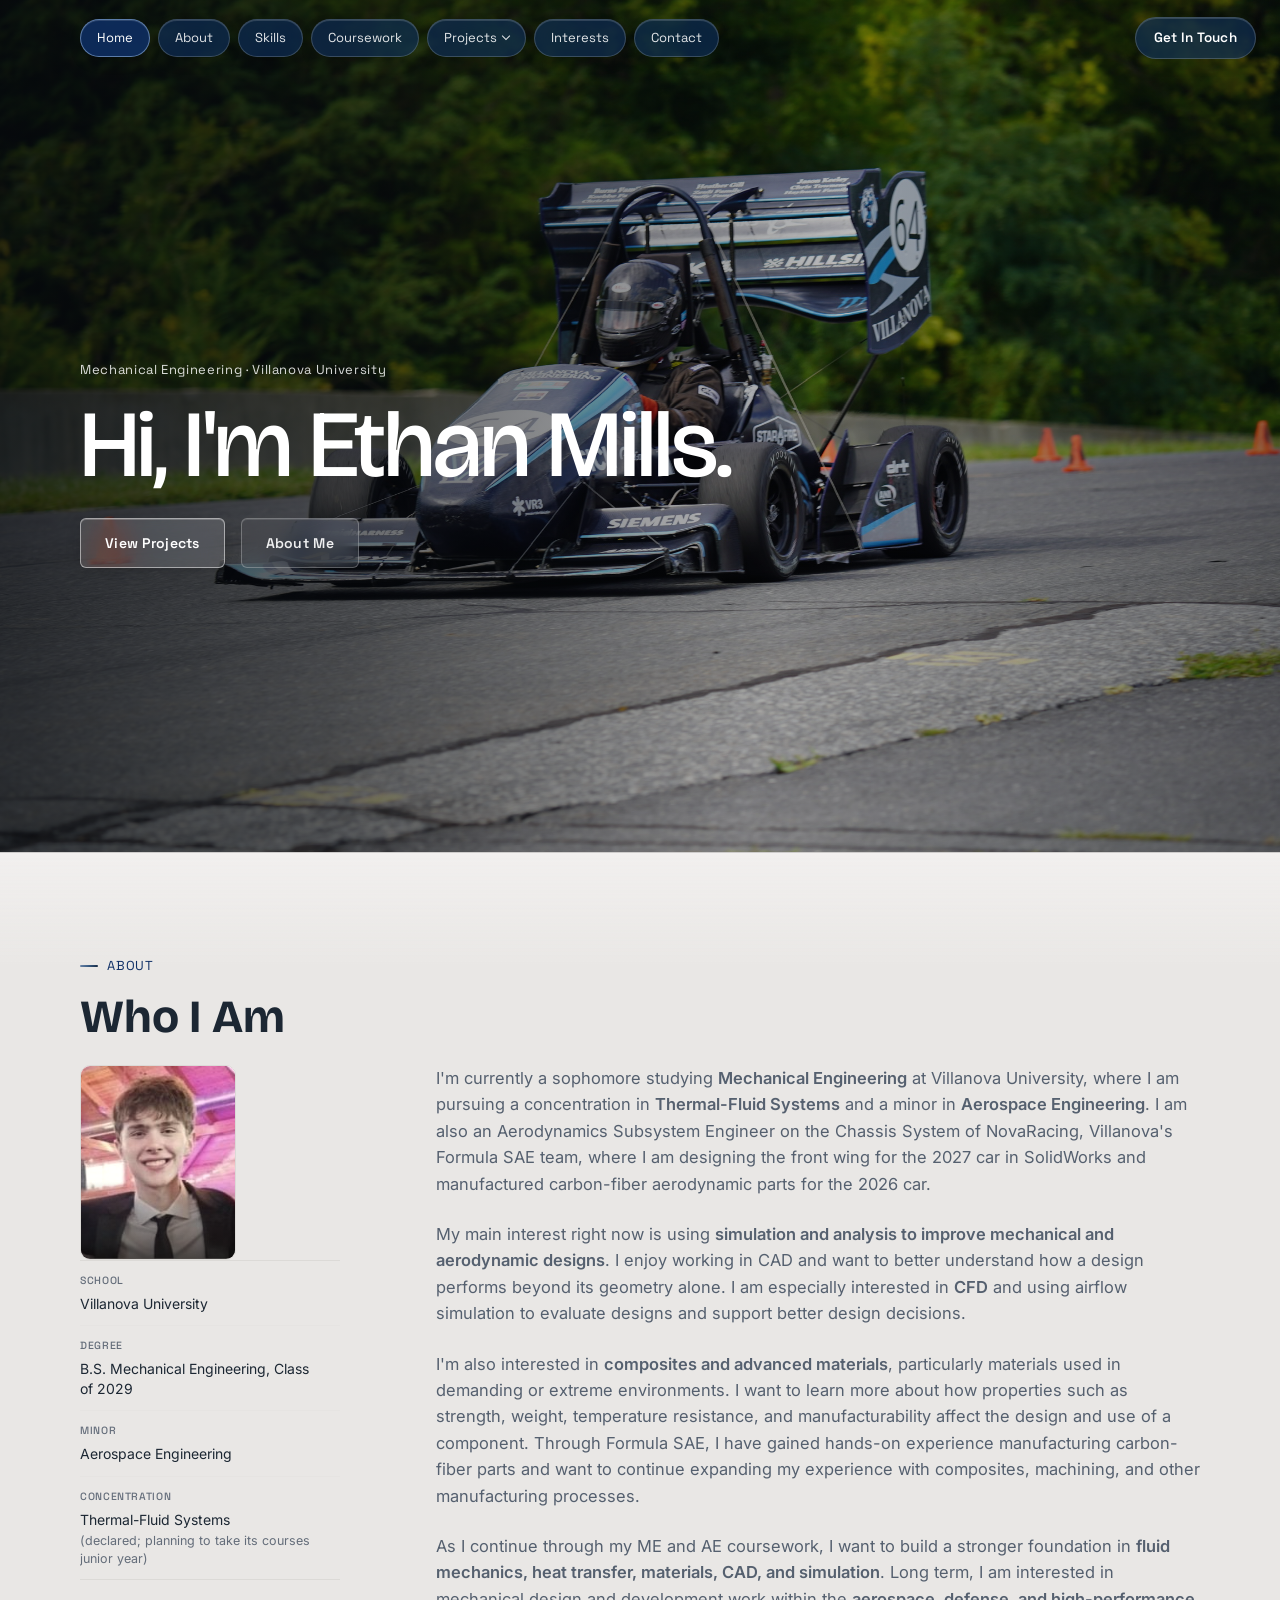
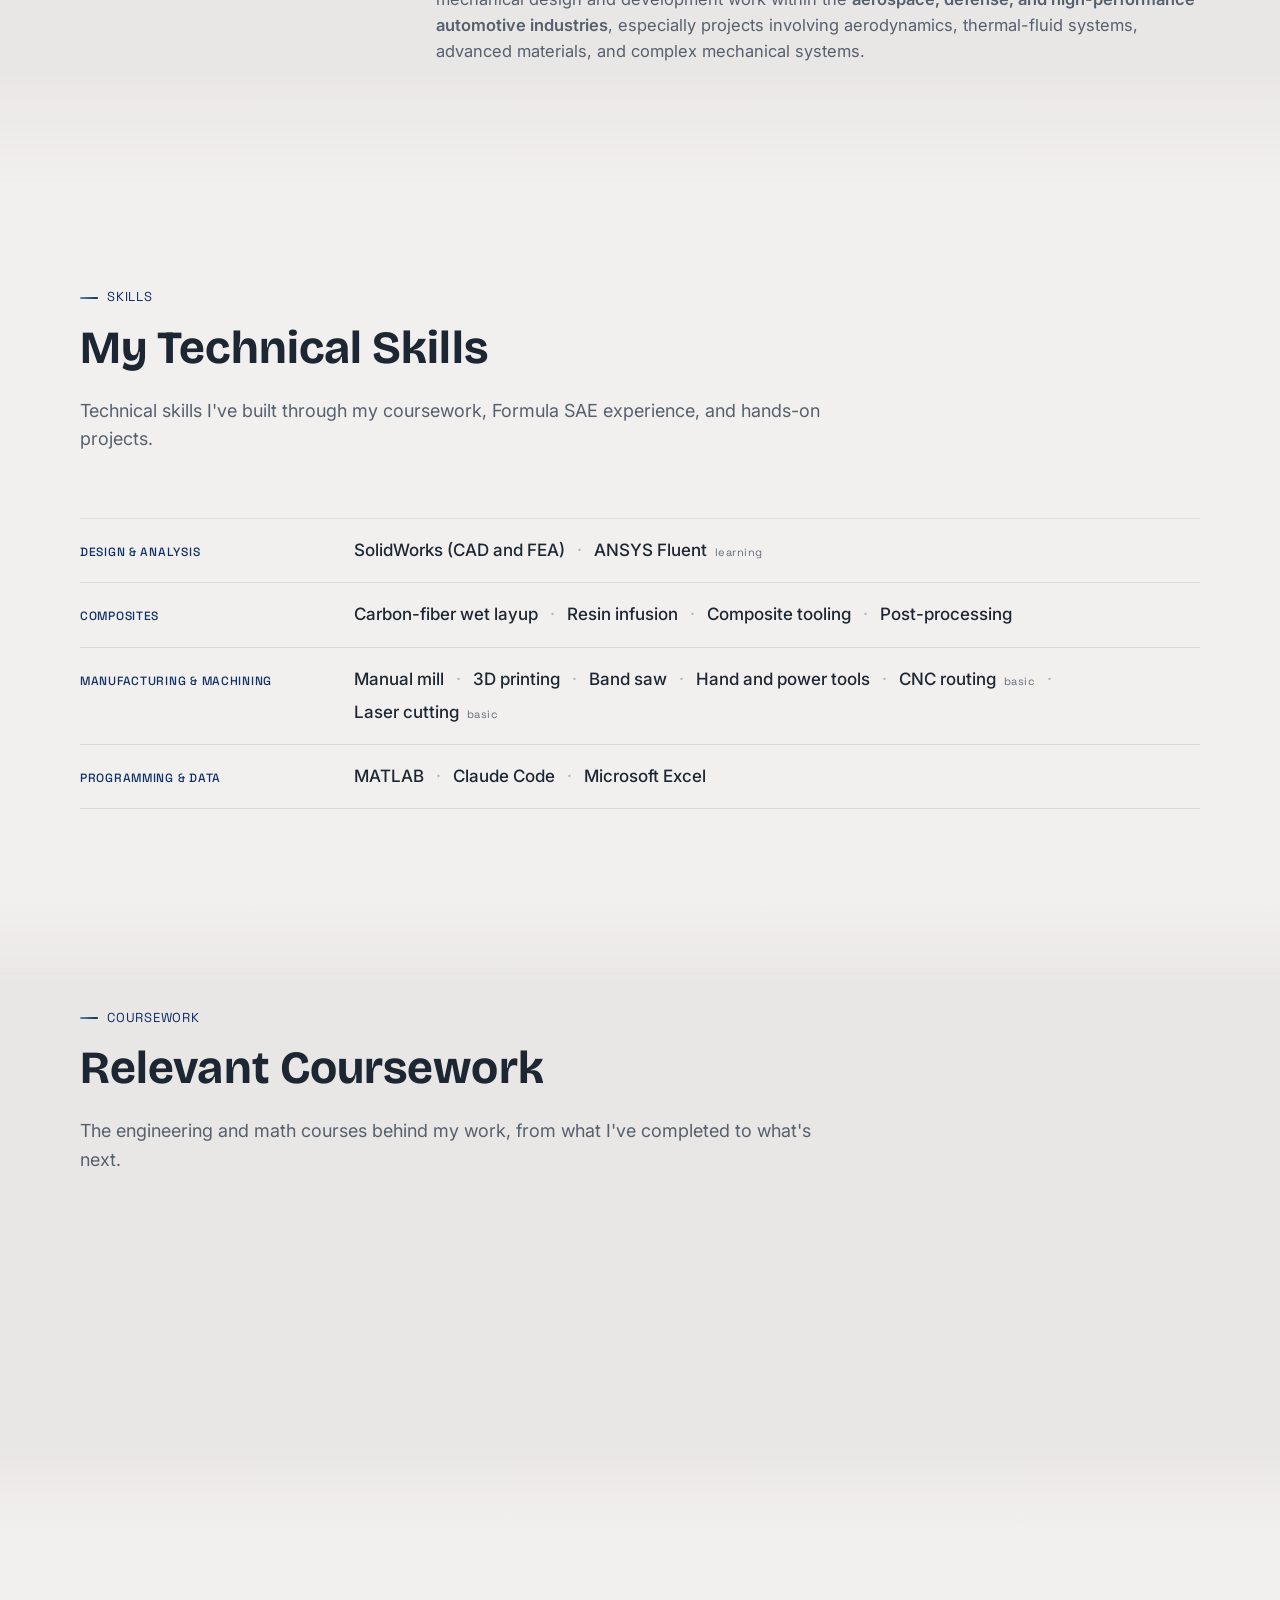
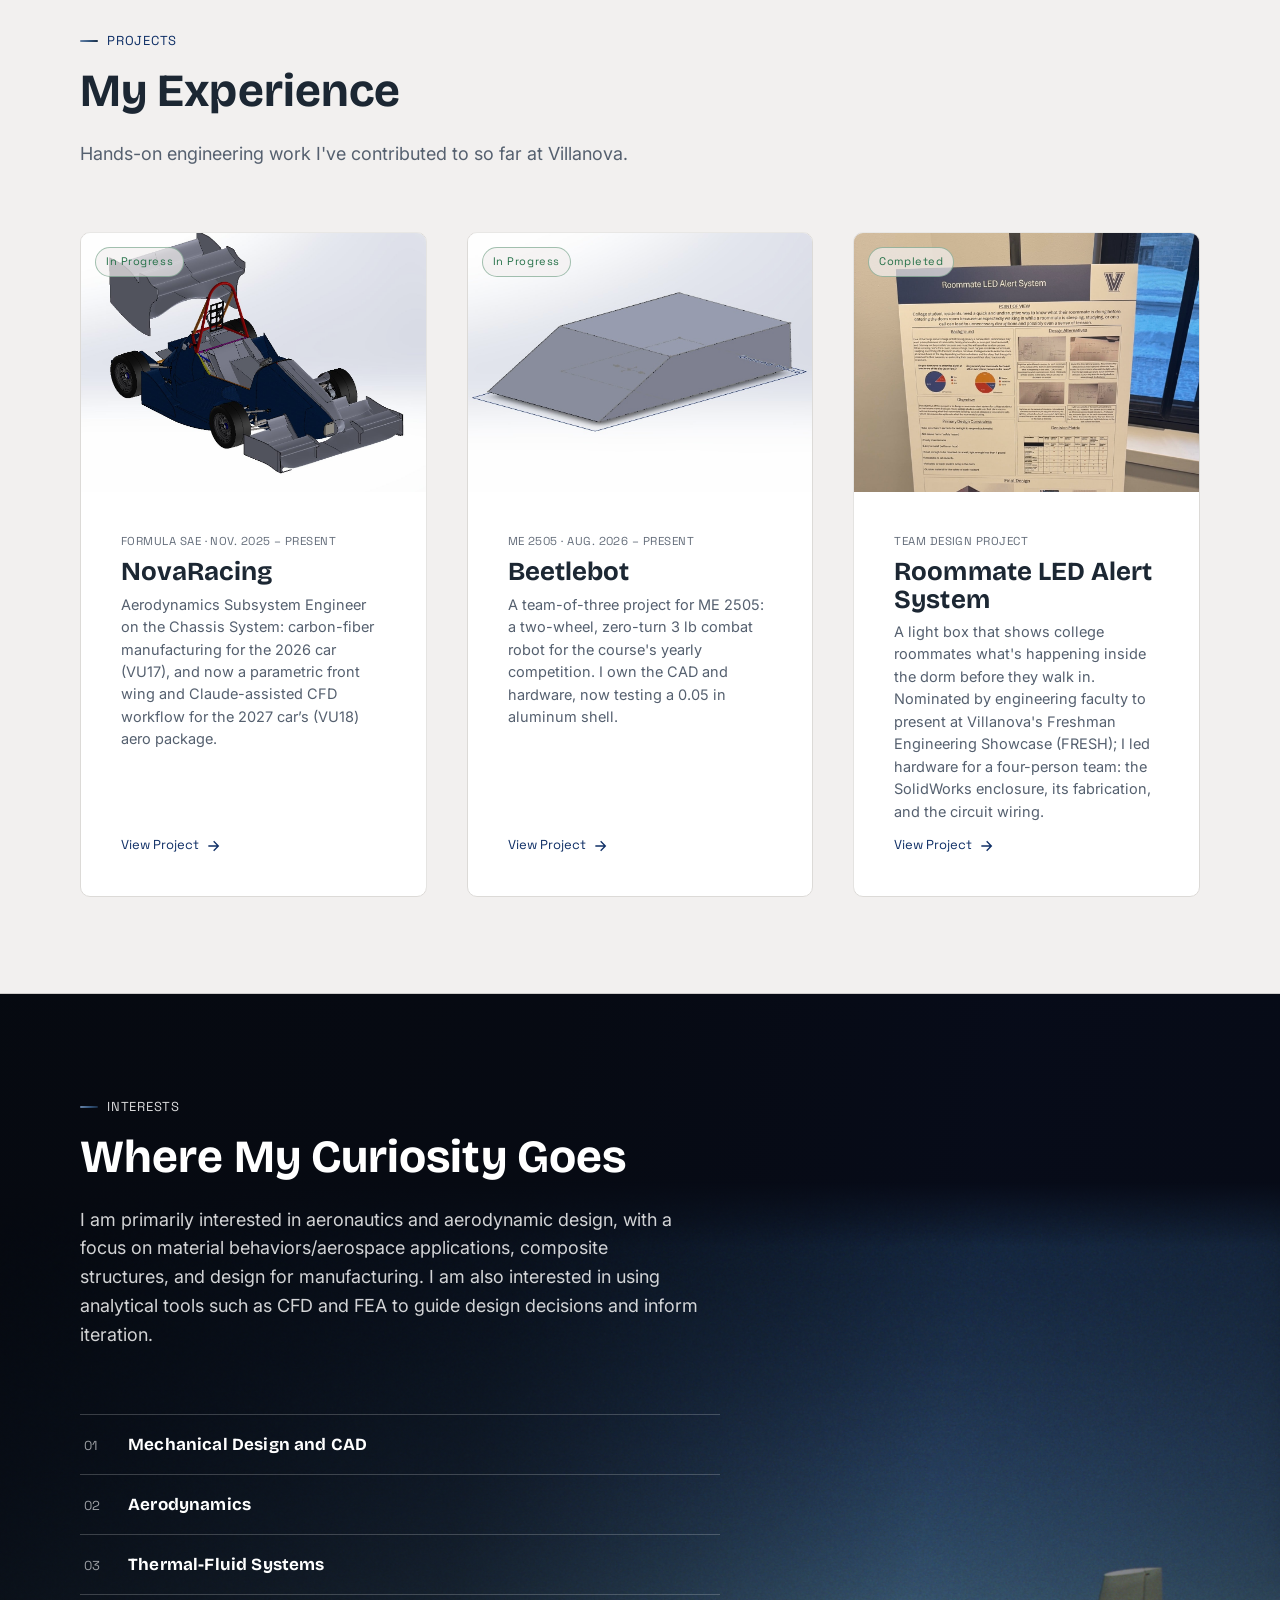
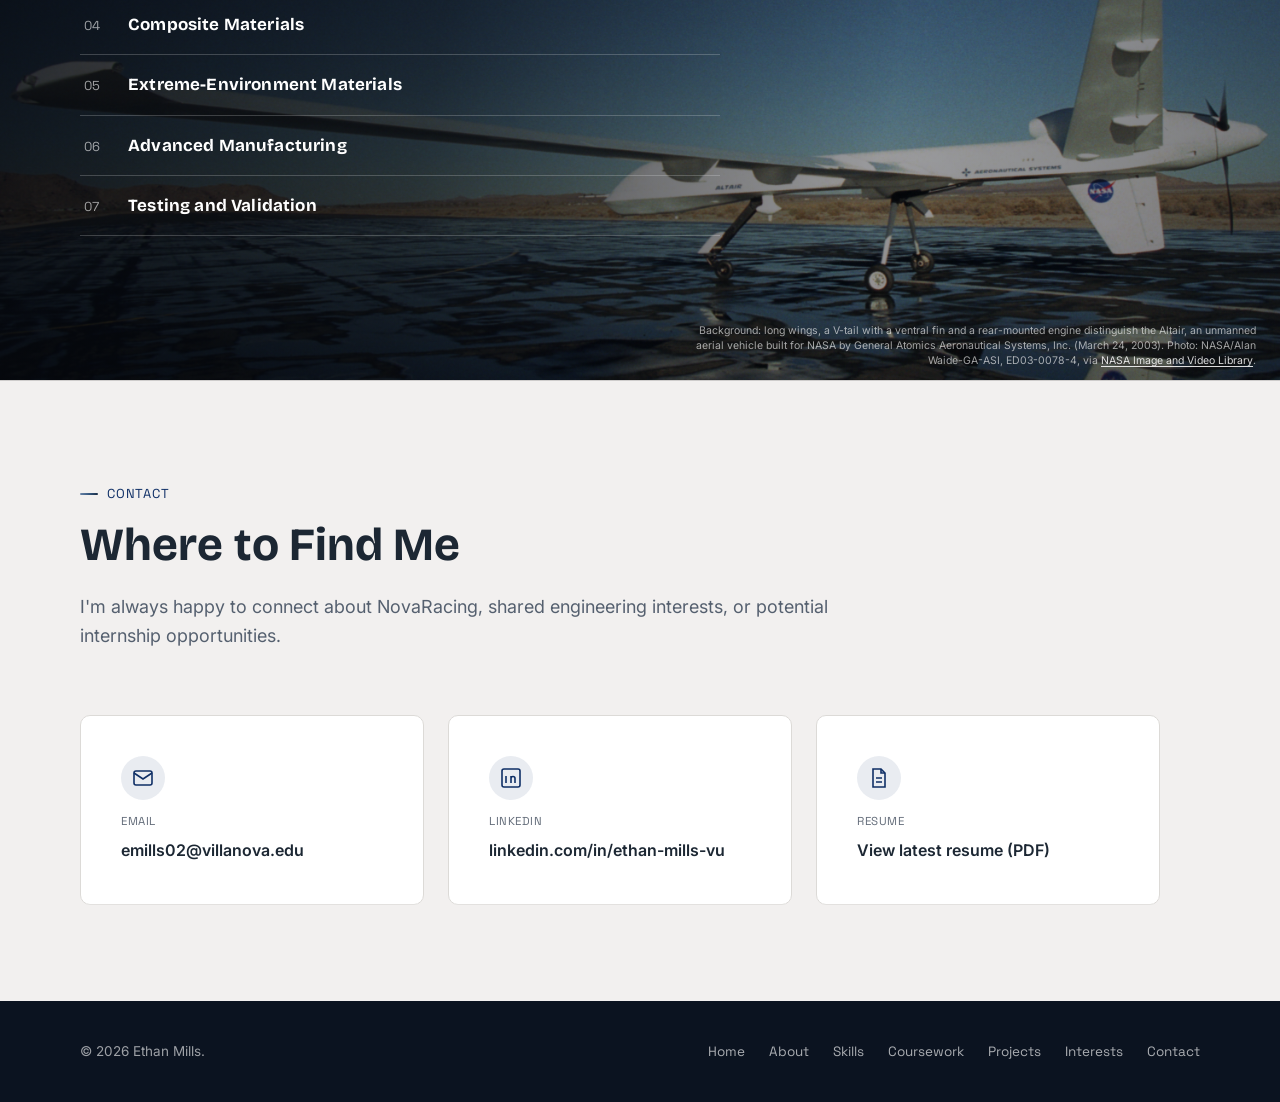
<file: index.html>
<!DOCTYPE html>
<html lang="en">
<head>
<meta charset="UTF-8">
<meta name="viewport" content="width=device-width, initial-scale=1.0">
<title>Ethan Mills</title>
<meta name="description" content="Ethan Mills: Mechanical Engineering student at Villanova University, Aerospace Engineering minor. Aerodynamics, composites, and next-generation materials.">

<link rel="icon" href="assets/favicon.svg?v=4" type="image/svg+xml">

<link rel="preconnect" href="https://fonts.googleapis.com">
<link rel="preconnect" href="https://fonts.gstatic.com" crossorigin>
<link href="https://fonts.googleapis.com/css2?family=Bricolage+Grotesque:opsz,wght@12..96,400..800&family=Inter:wght@400;500;600;700&family=Space+Grotesk:wght@400;500;600&display=swap" rel="stylesheet">

<link rel="stylesheet" href="css/styles.css?v=98">
</head>
<body>

<div class="bg-grid" aria-hidden="true"></div>
<a class="skip-link" href="#main">Skip to main content</a>

<!-- ============ HEADER / NAV ============ -->
<header class="site-header" id="siteHeader">
  <div class="header-inner">
    <button class="nav-toggle" id="navToggle" aria-expanded="false" aria-controls="mainNav" aria-label="Toggle navigation menu">
      <span></span><span></span><span></span>
    </button>
    <nav class="main-nav" id="mainNav" aria-label="Primary">
      <a href="#home" class="nav-link">Home</a>
      <a href="#about" class="nav-link">About</a>
      <a href="#skills" class="nav-link">Skills</a>
      <a href="#coursework" class="nav-link">Coursework</a>
      <div class="nav-dropdown">
        <a href="#projects" class="nav-link nav-dropdown-trigger">Projects</a>
        <div class="nav-dropdown-menu">
          <a href="novaracing.html">NovaRacing</a>
          <a href="beetlebot.html">Beetlebot</a>
          <a href="roommate-led.html">Roommate LED Alert System</a>
        </div>
      </div>
      <a href="#goals" class="nav-link">Interests</a>
      <a href="#contact" class="nav-link">Contact</a>
    </nav>
    <a href="#contact" class="btn btn-primary btn-sm">Get In Touch</a>
  </div>
</header>

<div class="nav-overlay" id="navOverlay" aria-hidden="true"></div>

<main id="main">

  <!-- ============ HERO ============ -->
  <section class="hero hero--home" id="home">
    <div class="hero-bg" aria-hidden="true">
      <img src="assets/images/hero-vu-car-64.jpg" alt="" width="2304" height="1536">
      <div class="hero-bg-scrim"></div>
    </div>
    <div class="hero-content">
      <p class="eyebrow">Mechanical Engineering &middot; Villanova University</p>
      <h1 class="hero-title">Hi, I'm Ethan Mills.</h1>
      <div class="hero-actions">
        <a href="#projects" class="btn btn-primary">View Projects</a>
        <a href="#about" class="btn btn-ghost">About Me</a>
      </div>
    </div>
  </section>

  <!-- ============ ABOUT ============ -->
  <section class="section section--alt" id="about">
    <div class="section-inner">
      <p class="section-eyebrow">About</p>
      <h2 class="section-title">Who I Am</h2>

      <div class="about-grid">
        <div class="about-photo-wrap reveal">
          <div class="about-photo-frame">
            <img src="assets/images/profile.jpg" alt="Portrait of Ethan Mills" loading="lazy">
          </div>
          <dl class="story-spec about-spec">
            <div><dt>School</dt><dd>Villanova University</dd></div>
            <div><dt>Degree</dt><dd>B.S. Mechanical Engineering, Class of 2029</dd></div>
            <div><dt>Minor</dt><dd>Aerospace Engineering</dd></div>
            <div><dt>Concentration</dt><dd>Thermal-Fluid Systems <span class="spec-aside">(declared; planning to take its courses junior year)</span></dd></div>
          </dl>
        </div>

        <div class="about-copy reveal">
          <p>
            I'm currently a sophomore studying <strong>Mechanical Engineering</strong> at Villanova University, where I am pursuing a concentration in <strong>Thermal-Fluid Systems</strong> and a minor in <strong>Aerospace Engineering</strong>. I am also an Aerodynamics Subsystem Engineer on the Chassis System of NovaRacing, Villanova's Formula SAE team, where I am designing the front wing for the 2027 car in SolidWorks and manufactured carbon-fiber aerodynamic parts for the 2026 car.
          </p>
          <p>
            My main interest right now is using <strong>simulation and analysis to improve mechanical and aerodynamic designs</strong>. I enjoy working in CAD and want to better understand how a design performs beyond its geometry alone. I am especially interested in <strong>CFD</strong> and using airflow simulation to evaluate designs and support better design decisions.
          </p>
          <p>
            I'm also interested in <strong>composites and advanced materials</strong>, particularly materials used in demanding or extreme environments. I want to learn more about how properties such as strength, weight, temperature resistance, and manufacturability affect the design and use of a component. Through Formula SAE, I have gained hands-on experience manufacturing carbon-fiber parts and want to continue expanding my experience with composites, machining, and other manufacturing processes.
          </p>
          <p>
            As I continue through my ME and AE coursework, I want to build a stronger foundation in <strong>fluid mechanics, heat transfer, materials, CAD, and simulation</strong>. Long term, I am interested in mechanical design and development work within the <strong>aerospace, defense, and high-performance automotive industries</strong>, especially projects involving aerodynamics, thermal-fluid systems, advanced materials, and complex mechanical systems.
          </p>
        </div>
      </div>
    </div>
  </section>

  <!-- ============ SKILLS ============ -->
  <section class="section" id="skills">
    <div class="section-inner">
      <p class="section-eyebrow">Skills</p>
      <h2 class="section-title">My Technical Skills</h2>
      <p class="section-lede">Technical skills I've built through my coursework, Formula SAE experience, and hands-on projects.</p>

      <dl class="spec-table reveal">
        <div class="spec-row">
          <dt>Design &amp; Analysis</dt>
          <dd>
            <ul class="spec-list">
              <li>SolidWorks (CAD and FEA)</li>
              <li>ANSYS Fluent <span class="spec-note">learning</span></li>
            </ul>
          </dd>
        </div>
        <div class="spec-row">
          <dt>Composites</dt>
          <dd>
            <ul class="spec-list">
              <li>Carbon-fiber wet layup</li>
              <li>Resin infusion</li>
              <li>Composite tooling</li>
              <li>Post-processing</li>
            </ul>
          </dd>
        </div>
        <div class="spec-row">
          <dt>Manufacturing &amp; Machining</dt>
          <dd>
            <ul class="spec-list">
              <li>Manual mill</li>
              <li>3D printing</li>
              <li>Band saw</li>
              <li>Hand and power tools</li>
              <li>CNC routing <span class="spec-note">basic</span></li>
              <li>Laser cutting <span class="spec-note">basic</span></li>
            </ul>
          </dd>
        </div>
        <div class="spec-row">
          <dt>Programming &amp; Data</dt>
          <dd>
            <ul class="spec-list">
              <li>MATLAB</li>
              <li>Claude Code</li>
              <li>Microsoft Excel</li>
            </ul>
          </dd>
        </div>
      </dl>
    </div>
  </section>

  <!-- ============ COURSEWORK ============ -->
  <section class="section section--alt" id="coursework">
    <div class="section-inner">
      <p class="section-eyebrow">Coursework</p>
      <h2 class="section-title">Relevant Coursework</h2>
      <p class="section-lede">The engineering and math courses behind my work, from what I've completed to what's next.</p>

      <dl class="spec-table reveal">
        <div class="spec-row">
          <dt>Completed</dt>
          <dd>
            <ul class="spec-list">
              <li>Engineering Design Cornerstone</li>
              <li>Differential Equations</li>
              <li>Linear Algebra</li>
              <li>MATLAB</li>
            </ul>
          </dd>
        </div>
        <div class="spec-row">
          <dt>In Progress &middot; Fall 2026</dt>
          <dd>
            <ul class="spec-list">
              <li>Circuits</li>
              <li>Circuits Lab</li>
              <li>Statics</li>
              <li>ME Analysis &amp; Design</li>
              <li>ME Analysis &amp; Design Lab</li>
            </ul>
          </dd>
        </div>
        <div class="spec-row">
          <dt>Next &middot; Spring 2027</dt>
          <dd>
            <ul class="spec-list">
              <li>Thermodynamics</li>
              <li>Dynamic Systems</li>
              <li>Mechanics of Materials</li>
              <li>ME Lab I</li>
            </ul>
          </dd>
        </div>
      </dl>
    </div>
  </section>

  <!-- ============ PROJECTS ============ -->
  <section class="section" id="projects">
    <div class="section-inner">
      <p class="section-eyebrow">Projects</p>
      <h2 class="section-title">My Experience</h2>
      <p class="section-lede">Hands-on engineering work I've contributed to so far at Villanova.</p>

      <div class="projects-grid">
        <a href="novaracing.html" class="project-card reveal">
          <div class="project-card-media">
            <img src="assets/images/vu-cad-hero.jpg" alt="Full CAD render of the VU Formula SAE car with front wing, sidepods, and rear wing" width="1338" height="1161" loading="lazy">
            <div class="project-card-tag">In Progress</div>
          </div>
          <div class="project-card-body">
            <span class="project-card-eyebrow">Formula SAE &middot; Nov. 2025 &ndash; Present</span>
            <h3>NovaRacing</h3>
            <div class="project-card-more"><div class="project-card-more-inner">
              <p>Aerodynamics Subsystem Engineer on the Chassis System: carbon-fiber manufacturing for the 2026 car (VU17), and now a parametric front wing and Claude-assisted CFD workflow for the 2027 car&rsquo;s (VU18) aero package.</p>
              <span class="project-card-link">View Project <svg viewBox="0 0 24 24" width="16" height="16" fill="none" stroke="currentColor" stroke-width="2"><path d="M5 12h14M13 5l7 7-7 7"/></svg></span>
            </div></div>
          </div>
        </a>

        <a href="beetlebot.html" class="project-card reveal">
          <div class="project-card-media">
            <img src="assets/images/beetlebot-card-shell-v2.jpg" alt="Isometric CAD view of the updated Beetlebot aluminum shell" width="1100" height="825" loading="lazy">
            <div class="project-card-tag">In Progress</div>
          </div>
          <div class="project-card-body">
            <span class="project-card-eyebrow">ME 2505 &middot; Aug. 2026 &ndash; Present</span>
            <h3>Beetlebot</h3>
            <div class="project-card-more"><div class="project-card-more-inner">
              <p>A team-of-three project for ME 2505: a two-wheel, zero-turn 3 lb combat robot for the course's yearly competition. I own the CAD and hardware, now testing a 0.05 in aluminum shell.</p>
              <span class="project-card-link">View Project <svg viewBox="0 0 24 24" width="16" height="16" fill="none" stroke="currentColor" stroke-width="2"><path d="M5 12h14M13 5l7 7-7 7"/></svg></span>
            </div></div>
          </div>
        </a>

        <a href="roommate-led.html" class="project-card reveal">
          <div class="project-card-media project-card-media--poster">
            <img src="assets/images/led-poster.jpg" alt="Roommate LED Alert System project poster" width="1206" height="1574" loading="lazy">
            <div class="project-card-tag">Completed</div>
          </div>
          <div class="project-card-body">
            <span class="project-card-eyebrow">Team Design Project</span>
            <h3>Roommate LED Alert System</h3>
            <div class="project-card-more"><div class="project-card-more-inner">
              <p>A light box that shows college roommates what's happening inside the dorm before they walk in. Nominated by engineering faculty to present at Villanova's Freshman Engineering Showcase (FRESH); I led hardware for a four-person team: the SolidWorks enclosure, its fabrication, and the circuit wiring.</p>
              <span class="project-card-link">View Project <svg viewBox="0 0 24 24" width="16" height="16" fill="none" stroke="currentColor" stroke-width="2"><path d="M5 12h14M13 5l7 7-7 7"/></svg></span>
            </div></div>
          </div>
        </a>
      </div>
    </div>
  </section>

  <!-- ============ INTERESTS ============ -->
  <section class="section goals-section" id="goals">
    <div class="goals-bg" aria-hidden="true">
      <img src="assets/images/nasa-altair-uav.jpg" alt="" loading="lazy" width="3000" height="1875">
      <div class="goals-bg-scrim"></div>
    </div>
    <div class="section-inner">
      <p class="section-eyebrow">Interests</p>
      <h2 class="section-title">Where My Curiosity Goes</h2>

      <p class="section-lede">
        I am primarily interested in aeronautics and aerodynamic design, with a focus on material
        behaviors/aerospace applications, composite structures, and design for manufacturing. I am
        also interested in using analytical tools such as CFD and FEA to guide design decisions
        and inform iteration.
      </p>

      <div class="interest-index reveal">
        <div class="interest-row" tabindex="0">
          <div class="interest-row-top"><span class="interest-num">01</span><span class="interest-name">Mechanical Design and CAD</span></div>
          <div class="interest-desc"><p>Designing parts and assemblies for performance, packaging, strength, and manufacturability.</p></div>
        </div>
        <div class="interest-row" tabindex="0">
          <div class="interest-row-top"><span class="interest-num">02</span><span class="interest-name">Aerodynamics</span></div>
          <div class="interest-desc"><p>How airflow interacts with geometry to shape vehicle and component performance.</p></div>
        </div>
        <div class="interest-row" tabindex="0">
          <div class="interest-row-top"><span class="interest-num">03</span><span class="interest-name">Thermal-Fluid Systems</span></div>
          <div class="interest-desc"><p>How heat transfer and fluid flow affect mechanical and aerospace systems.</p></div>
        </div>
        <div class="interest-row" tabindex="0">
          <div class="interest-row-top"><span class="interest-num">04</span><span class="interest-name">Composite Materials</span></div>
          <div class="interest-desc"><p>Lightweight materials with high strength and stiffness for their weight.</p></div>
        </div>
        <div class="interest-row" tabindex="0">
          <div class="interest-row-top"><span class="interest-num">05</span><span class="interest-name">Extreme-Environment Materials</span></div>
          <div class="interest-desc"><p>Materials built for high temperatures, heavy loads, and harsh conditions.</p></div>
        </div>
        <div class="interest-row" tabindex="0">
          <div class="interest-row-top"><span class="interest-num">06</span><span class="interest-name">Advanced Manufacturing</span></div>
          <div class="interest-desc"><p>Machining, additive manufacturing, and composites that turn designs into real parts.</p></div>
        </div>
        <div class="interest-row" tabindex="0">
          <div class="interest-row-top"><span class="interest-num">07</span><span class="interest-name">Testing and Validation</span></div>
          <div class="interest-desc"><p>Comparing predictions with physical tests to see how well a design really works.</p></div>
        </div>
      </div>
    </div>
    <p class="photo-credit">
      Background: long wings, a V-tail with a ventral fin and a rear-mounted engine distinguish the Altair, an unmanned aerial vehicle built for NASA by General Atomics Aeronautical Systems, Inc. (March 24, 2003).
      Photo: NASA/Alan Waide-GA-ASI, ED03-0078-4, via <a href="https://images.nasa.gov/details/ED03-0078-4" target="_blank" rel="noopener noreferrer">NASA Image and Video Library</a>.
    </p>
  </section>

  <!-- ============ CONTACT ============ -->
  <section class="section" id="contact">
    <div class="section-inner">
      <p class="section-eyebrow">Contact</p>
      <h2 class="section-title">Where to Find Me</h2>
      <p class="section-lede">
        I'm always happy to connect about NovaRacing, shared engineering interests, or potential
        internship opportunities.
      </p>

      <div class="contact-grid">
        <a class="contact-card reveal" href="mailto:emills02@villanova.edu">
          <span class="contact-icon" aria-hidden="true">
            <svg viewBox="0 0 24 24" width="24" height="24" fill="none" stroke="currentColor" stroke-width="1.6"><rect x="3" y="5" width="18" height="14" rx="2"/><path d="M3 7l9 6 9-6"/></svg>
          </span>
          <span class="contact-label">Email</span>
          <span class="contact-value">emills02@villanova.edu</span>
        </a>

        <a class="contact-card reveal" href="https://www.linkedin.com/in/ethan-mills-vu" target="_blank" rel="noopener noreferrer">
          <span class="contact-icon" aria-hidden="true">
            <svg viewBox="0 0 24 24" width="24" height="24" fill="none" stroke="currentColor" stroke-width="1.6"><rect x="3" y="3" width="18" height="18" rx="2"/><path d="M7 10v7M7 7v.01M12 17v-4.5a2 2 0 0 1 4 0V17M12 17v-7"/></svg>
          </span>
          <span class="contact-label">LinkedIn</span>
          <span class="contact-value">linkedin.com/in/ethan-mills-vu</span>
        </a>

        <a class="contact-card reveal" href="assets/Ethan_Mills_Resume.pdf" target="_blank" rel="noopener noreferrer">
          <span class="contact-icon" aria-hidden="true">
            <svg viewBox="0 0 24 24" width="24" height="24" fill="none" stroke="currentColor" stroke-width="1.6"><path d="M6 3h8l4 4v14H6z"/><path d="M14 3v4h4M9 12h6M9 16h6"/></svg>
          </span>
          <span class="contact-label">Resume</span>
          <span class="contact-value">View latest resume (PDF)</span>
        </a>
      </div>
    </div>
  </section>

</main>

<!-- ============ FOOTER ============ -->
<footer class="site-footer">
  <div class="footer-inner">
    <span>&copy; <span id="year"></span> Ethan Mills.</span>
    <nav class="footer-nav" aria-label="Footer">
      <a href="#home">Home</a>
      <a href="#about">About</a>
      <a href="#skills">Skills</a>
      <a href="#coursework">Coursework</a>
      <a href="#projects">Projects</a>
      <a href="#goals">Interests</a>
      <a href="#contact">Contact</a>
    </nav>
  </div>
</footer>

<script src="js/main.js?v=51"></script>
</body>
</html>
</file>
<file: css/styles.css>
/* ===================================================================
   Ethan Mills — Engineering Portfolio
   Professional light design system — dark blue on white and gray.
=================================================================== */

:root{
  /* Professional light base — one flat, neutral off-white everywhere
     (#F2F0EF — barely off pure white, gray-leaning, no yellow), with
     white cards layered on top for depth/separation. */
  --bg:            #f2f0ef;
  --bg-rgb:        242,240,239;
  --bg-alt:        #e9e7e5;
  --surface:       #ffffff;
  --surface-2:     #f7f6f5;
  --border:        #dcdad7;
  --border-soft:   #e6e4e2;

  --text:          #1c2733;
  --text-dim:      #55606f;
  --text-faint:    #646d7a;  /* 4.6:1 on --bg, 5.3:1 on white */

  /* Primary accent: dark, saturated navy blue — tertiary color, used for
     interactive elements, emphasis, and the header bar */
  --accent:        #0f2f66;
  --accent-rgb:    15,47,102;
  --accent-dim:    #a9b8d0;
  --accent-soft:   #254a8c;

  /* Secondary accent: kept for structural compatibility, muted gray-blue */
  --accent-2:      #5b6b80;
  --accent-2-rgb:  91,107,128;

  --success:       #237047;  /* darkened for small-text contrast */
  --success-rgb:   35,112,71;

  /* Jet gradient — a light-to-dark navy progression (previously a
     blue/red/amber rainbow) so trim accents read as solid and
     professional rather than multicolored. */
  --jet-blue:  #6f89ab;
  --jet-red:   #35577e;
  --jet-amber: #16283f;
  --gradient-jet: linear-gradient(135deg, var(--jet-blue) 0%, var(--jet-red) 52%, var(--jet-amber) 100%);

  /* Unused legacy variant, left as-is (no active consumers). */
  --jet-blue-vivid:  #1a6fd1;
  --jet-red-vivid:   #e9637b;
  --jet-amber-vivid: #e8af5e;
  --jet-black-lead:  #05070c;
  --jet-navy-lead:   #0c2247;
  --gradient-jet-btn: linear-gradient(135deg, var(--jet-black-lead) 0%, var(--jet-navy-lead) 16%, var(--jet-blue-vivid) 38%, var(--jet-blue-vivid) 50%, var(--jet-red-vivid) 76%, var(--jet-amber-vivid) 100%);

  /* Three type roles, used consistently across both pages:
     --font-head  headers and titles
     --font-body  body text (paragraphs, list items, captions)
     --font-mono  navigation, buttons, and small labels */
  --font-head: 'Bricolage Grotesque', 'Inter', sans-serif;
  --font-body: 'Inter', sans-serif;
  --font-mono: 'Space Grotesk', ui-monospace, monospace;

  --space-xs: 8px;
  --space-sm: 16px;
  --space-md: 24px;
  --space-lg: 40px;
  --space-xl: 64px;
  --space-2xl: 96px;

  --radius: 10px;
  --radius-sm: 6px;

  --header-h: 76px;
  /* Side padding for page content. Wider on desktop so the collapsed nav
     hamburger sits in empty space at the left instead of over content. */
  --gutter: var(--space-md);

  --ease: cubic-bezier(0.22, 1, 0.36, 1);
  --ease-soft: cubic-bezier(0.45, 0, 0.2, 1);
}
@media (min-width: 901px){ :root{ --gutter: 80px; } }

/* ============ RESET ============ */
*, *::before, *::after{ box-sizing: border-box; }
html{ scroll-behavior: smooth; }
@media (prefers-reduced-motion: reduce){
  html{ scroll-behavior: auto; }
  *, *::before, *::after{ animation-duration: 0.001ms !important; animation-iteration-count: 1 !important; transition-duration: 0.001ms !important; scroll-behavior: auto !important; }
}

body{
  margin: 0;
  background: var(--bg);
  color: var(--text);
  font-family: var(--font-body);
  font-size: 16px;
  line-height: 1.6;
  -webkit-font-smoothing: antialiased;
  overflow-x: hidden;
}

img{ max-width: 100%; display: block; }
a{ color: inherit; text-decoration: none; }
ul{ margin: 0; padding: 0; list-style: none; }
h1,h2,h3,h4{ font-family: var(--font-head); font-weight: 700; margin: 0; line-height: 1.05; letter-spacing: 0.002em; }
p{ margin: 0; }
button{ font-family: inherit; cursor: pointer; background: none; border: none; color: inherit; }

:focus-visible{ outline: 2px solid var(--accent); outline-offset: 3px; border-radius: 4px; }

.skip-link{
  position: absolute; left: -9999px; top: 0;
  background: var(--accent); color: #ffffff;
  padding: 12px 18px; z-index: 999; font-weight: 600;
  border-radius: 0 0 8px 0;
}
.skip-link:focus{ left: 0; }

/* Custom scrollbar — thin, signal-blue thumb on graphite track */
html{ scrollbar-color: var(--accent-dim) var(--bg-alt); scrollbar-width: thin; }
::-webkit-scrollbar{ width: 10px; height: 10px; }
::-webkit-scrollbar-track{ background: var(--bg-alt); }
::-webkit-scrollbar-thumb{ background: linear-gradient(180deg, var(--jet-blue), var(--jet-red)); border-radius: 6px; border: 2px solid var(--bg-alt); opacity: 0.7; }
::-webkit-scrollbar-thumb:hover{ background: linear-gradient(180deg, var(--jet-blue), var(--jet-amber)); }

.bg-grid{
  position: fixed; inset: 0; z-index: 0; pointer-events: none;
  background-image:
    radial-gradient(ellipse 46% 30% at 8% 6%, rgba(var(--accent-rgb),0.045), transparent 68%),
    radial-gradient(ellipse 42% 28% at 92% 90%, rgba(var(--accent-rgb),0.035), transparent 68%),
    linear-gradient(rgba(var(--accent-rgb),0.05) 1px, transparent 1px),
    linear-gradient(90deg, rgba(var(--accent-rgb),0.05) 1px, transparent 1px);
  background-size: auto, auto, 56px 56px, 56px 56px;
  background-repeat: no-repeat, no-repeat, repeat, repeat;
  mask-image: radial-gradient(ellipse 80% 60% at 50% 0%, black 40%, transparent 90%);
}

/* ============ LAYOUT ============ */
.section{ position: relative; z-index: 1; padding: var(--space-2xl) var(--gutter); }
.section--alt{ background: linear-gradient(180deg, transparent, var(--bg-alt) 12%, var(--bg-alt) 88%, transparent); }
.section-inner{ max-width: 1180px; margin: 0 auto; }

.section-eyebrow{
  font-family: var(--font-mono); font-size: 13px; letter-spacing: 0.06em;
  color: var(--accent); margin-bottom: var(--space-sm); text-transform: uppercase;
  display: inline-flex; align-items: center; gap: 9px;
}
.section-eyebrow::before{
  content: ""; display: inline-block; width: 18px; height: 2px; border-radius: 2px;
  background: var(--gradient-jet); flex-shrink: 0;
}
.section-title{ font-size: clamp(30px, 4vw, 46px); margin-bottom: var(--space-md); }
.section-lede{ font-size: 18px; color: var(--text-dim); max-width: 760px; margin-bottom: var(--space-xl); }

/* Reveal: a technical "drafting wipe" instead of a plain fade */
.reveal{
  opacity: 0; transform: translateY(18px);
  clip-path: inset(0 0 12% 0);
  transition: opacity 0.6s var(--ease), transform 0.6s var(--ease), clip-path 0.6s var(--ease);
}
.reveal.is-visible{ opacity: 1; transform: none; clip-path: inset(0 0 0 0); }

/* ============ BUTTONS ============ */
.btn{
  display: inline-flex; align-items: center; gap: 8px;
  padding: 13px 24px; border-radius: var(--radius-sm);
  font-family: var(--font-mono); font-weight: 600; font-size: 14px; letter-spacing: 0.02em;
  border: 1px solid transparent;
  transition: transform 0.2s var(--ease), background 0.2s var(--ease), border-color 0.2s var(--ease), box-shadow 0.2s var(--ease);
  white-space: nowrap; position: relative;
}
.btn:hover{ transform: translateY(-2px); }
/* Glass "window" buttons: a dark, faintly translucent pane with a soft
   blue glow, rather than a solid filled box. Primary carries a
   brighter glow and accent-colored text; ghost is the quieter twin. */
.btn-primary{
  background: rgba(var(--bg-rgb),0.55); color: var(--accent);
  border-color: rgba(var(--accent-rgb),0.45);
  box-shadow: 0 0 18px -2px rgba(var(--accent-rgb),0.35), inset 0 0 14px -6px rgba(var(--accent-rgb),0.25);
  backdrop-filter: blur(6px); -webkit-backdrop-filter: blur(6px);
}
.btn-primary:hover{
  border-color: var(--accent); background: rgba(var(--bg-rgb),0.7);
  box-shadow: 0 0 26px -2px rgba(var(--accent-rgb),0.55), inset 0 0 18px -6px rgba(var(--accent-rgb),0.35);
}
.btn-ghost{
  background: rgba(var(--bg-rgb),0.35); border-color: rgba(var(--accent-rgb),0.2); color: var(--text);
  box-shadow: 0 0 12px -4px rgba(var(--accent-rgb),0.16);
  backdrop-filter: blur(6px); -webkit-backdrop-filter: blur(6px);
}
.btn-ghost:hover{
  border-color: rgba(var(--accent-rgb),0.5); background: rgba(var(--bg-rgb),0.5);
  box-shadow: 0 0 18px -4px rgba(var(--accent-rgb),0.3);
}
.btn-sm{ padding: 9px 18px; font-size: 13.5px; }

/* ============ HEADER ============ */
/* No bar: the header is a transparent, click-through layer holding
   floating glass bubbles. Nothing on .site-header itself may use
   transform/filter/backdrop-filter, or it would become the containing
   block for the fixed mobile drawer inside it. */
.site-header{
  position: fixed; top: 0; left: 0; right: 0; z-index: 100;
  height: var(--header-h); display: flex; align-items: center;
  pointer-events: none;
}
/* Full width and unpositioned, so the hamburger anchors to the viewport's
   left edge (in the page gutter) and the bubbles start just right of it. */
.header-inner{
  width: 100%; padding: 0 var(--space-md) 0 var(--gutter);
  display: flex; align-items: center; gap: var(--space-md);
}
.nav-toggle, .main-nav, .header-inner > .btn{ pointer-events: auto; }
.header-inner > .btn{ margin-left: auto; }

/* Shared glass-bubble surface. Navy-tinted so it stays legible over the
   dark photo heroes and the light page alike. */
.nav-link, .nav-toggle, .site-header .btn-primary{
  background: rgba(var(--accent-rgb),0.58);
  border: 1px solid rgba(255,255,255,0.18);
  backdrop-filter: blur(16px) saturate(1.6); -webkit-backdrop-filter: blur(16px) saturate(1.6);
  box-shadow: 0 6px 20px -10px rgba(0,0,0,0.45), inset 0 1px 0 rgba(255,255,255,0.14);
}

.main-nav{ display: flex; align-items: center; gap: 8px; }
.nav-link{
  display: inline-flex; align-items: center; padding: 8px 16px; border-radius: 999px;
  font-family: var(--font-mono); font-size: 13px; color: rgba(255,255,255,0.88); white-space: nowrap;
  transition: background 0.2s var(--ease), border-color 0.2s var(--ease), color 0.2s var(--ease);
}
.nav-link:hover{ background: rgba(var(--accent-rgb),0.78); border-color: rgba(255,255,255,0.32); color: #ffffff; }
.nav-link.is-active{ background: rgba(var(--accent-rgb),0.86); border-color: rgba(157,192,239,0.55); color: #ffffff; }

/* The CTA: the same glass fill as the hamburger and nav bubbles, so it
   reads at the same opacity all the way down the page. */
.site-header .btn-primary{
  color: #ffffff; border-radius: 999px;
}
.site-header .btn-primary:hover{ background: var(--accent); border-color: rgba(255,255,255,0.7); }

/* Hero buttons sit on a dark photo: light glass */
.hero .btn-primary{
  background: rgba(255,255,255,0.14); color: #ffffff; border-color: rgba(255,255,255,0.5);
  backdrop-filter: blur(14px) saturate(1.5); -webkit-backdrop-filter: blur(14px) saturate(1.5);
  box-shadow: 0 4px 20px -8px rgba(0,0,0,0.45), inset 0 1px 0 rgba(255,255,255,0.22);
}
.hero .btn-primary:hover{ background: rgba(255,255,255,0.24); border-color: rgba(255,255,255,0.8); }
.hero .btn-ghost{
  background: rgba(255,255,255,0.05); color: rgba(255,255,255,0.92); border-color: rgba(255,255,255,0.26);
  backdrop-filter: blur(10px) saturate(1.3); -webkit-backdrop-filter: blur(10px) saturate(1.3);
  box-shadow: inset 0 1px 0 rgba(255,255,255,0.12);
}
.hero .btn-ghost:hover{ background: rgba(255,255,255,0.12); border-color: rgba(255,255,255,0.5); }

/* Hamburger: a round glass bubble. On desktop it sits out in the left
   page gutter, clear of the content, and only appears once the bubbles
   collapse into it. */
.nav-toggle{
  position: absolute; left: var(--space-md); top: 50%; z-index: 210;
  display: flex; flex-direction: column; justify-content: center; gap: 5px;
  width: 42px; height: 42px; border-radius: 999px;
  opacity: 0; visibility: hidden; pointer-events: none;
  transform: translateY(-50%) scale(0.6);
  transition: opacity 0.25s var(--ease), transform 0.35s var(--ease), visibility 0s linear 0.35s;
}
.nav-toggle span{ display: block; width: 18px; height: 2px; margin: 0 auto; background: #ffffff; transition: transform 0.5s var(--ease-soft), opacity 0.3s var(--ease-soft); }
.nav-toggle[aria-expanded="true"] span:nth-child(1){ transform: translateY(7px) rotate(45deg); }
.nav-toggle[aria-expanded="true"] span:nth-child(2){ opacity: 0; }
.nav-toggle[aria-expanded="true"] span:nth-child(3){ transform: translateY(-7px) rotate(-45deg); }

/* Projects nav dropdown. Left-aligned under its bubble (not centered),
   so it can't run off the left edge now that the nav is left-justified. */
.nav-dropdown{ position: relative; }
.nav-dropdown-trigger{ gap: 6px; }
.nav-dropdown-trigger::after{
  content: ""; width: 6px; height: 6px; margin-top: -3px;
  border-right: 1.5px solid currentColor; border-bottom: 1.5px solid currentColor;
  transform: rotate(45deg); transition: transform 0.2s var(--ease);
}
.nav-dropdown:hover .nav-dropdown-trigger::after,
.nav-dropdown:focus-within .nav-dropdown-trigger::after{ transform: rotate(225deg); margin-top: 3px; }
.nav-dropdown-menu{
  position: absolute; top: 100%; left: 0; margin-top: 10px;
  transform: translateY(4px); min-width: 240px; padding: 8px;
  display: flex; flex-direction: column; gap: 2px;
  background: rgba(10,18,32,0.72); border: 1px solid rgba(255,255,255,0.16); border-radius: 16px;
  backdrop-filter: blur(20px) saturate(1.6); -webkit-backdrop-filter: blur(20px) saturate(1.6);
  box-shadow: 0 24px 48px -24px rgba(0,0,0,0.55);
  opacity: 0; visibility: hidden; pointer-events: none;
  /* Closing waits a beat so a slightly diagonal path to the menu doesn't
     drop it; opening is immediate. */
  transition: opacity 0.2s var(--ease) 0.15s, transform 0.2s var(--ease) 0.15s, visibility 0s linear 0.35s;
}
/* Invisible bridge across the gap between the trigger and the menu, so
   the cursor never leaves .nav-dropdown on its way down. */
.nav-dropdown-menu::before{
  content: ""; position: absolute; left: 0; right: 0; top: -14px; height: 14px;
}
.nav-dropdown:hover .nav-dropdown-menu,
.nav-dropdown:focus-within .nav-dropdown-menu{
  opacity: 1; visibility: visible; pointer-events: auto; transform: translateY(0);
  transition-delay: 0s;
}
.nav-dropdown-menu a{
  font-family: var(--font-mono); font-size: 13px; color: rgba(255,255,255,0.8);
  padding: 10px 12px; border-radius: 10px; white-space: nowrap;
  transition: background 0.2s var(--ease), color 0.2s var(--ease);
}
.nav-dropdown-menu a:hover{ background: rgba(255,255,255,0.12); color: #ffffff; }

/* Each bubble's position in the row/column, for staggered animations. */
.main-nav > :nth-child(1){ --i: 0; }
.main-nav > :nth-child(2){ --i: 1; }
.main-nav > :nth-child(3){ --i: 2; }
.main-nav > :nth-child(4){ --i: 3; }
.main-nav > :nth-child(5){ --i: 4; }
.main-nav > :nth-child(6){ --i: 5; }
.main-nav > :nth-child(7){ --i: 6; }

/* Desktop: leaving the top of the page collapses the bubbles, right to
   left, into the hamburger; returning to the very top plays that back,
   left to right. Anywhere else, the hamburger opens the row across beside
   it (.is-expanded). --i is each bubble's position in the row; JS sets
   --collapse-x to its distance from the hamburger. */
@media (min-width: 901px){
  .nav-toggle{ left: 18px; }
  .main-nav > *{
    --d: calc(var(--i) * 40ms);
    transition: opacity 0.3s var(--ease) var(--d), transform 0.4s var(--ease) var(--d), visibility 0s linear var(--d);
  }
  .site-header.is-condensed:not(.is-expanded) .main-nav{ pointer-events: none; }
  .site-header.is-condensed:not(.is-expanded) .main-nav > *{
    --d: calc((6 - var(--i)) * 30ms);
    opacity: 0; visibility: hidden; pointer-events: none;
    transform: translateX(var(--collapse-x, calc(var(--i) * -30px - 16px))) scale(0.3);
    transition: opacity 0.3s var(--ease) calc(var(--d) + 0.1s), transform 0.4s var(--ease) var(--d), visibility 0s linear calc(var(--d) + 0.4s);
  }
  .site-header.is-condensed .nav-toggle{
    opacity: 1; visibility: visible; pointer-events: auto; transform: translateY(-50%) scale(1);
    transition: opacity 0.3s var(--ease) 0.12s, transform 0.4s var(--ease) 0.12s, visibility 0s linear 0s;
  }
}

/* Mobile: the hamburger is always there. Tapping it fans the nav bubbles
   out downward beneath it, one after another (the same glass bubbles as
   desktop); closing plays it back from the bottom up. Projects is a
   tap-to-toggle dropdown whose panel slides out to the right of its
   bubble. Hover/focus never open it here (JS toggles .is-open). */
@media (max-width: 900px){
  .nav-toggle{ opacity: 1; visibility: visible; pointer-events: auto; transform: translateY(-50%); transition: none; }
  /* The whole column of bubbles opens as ONE piece: a single GPU layer
     that slides down 10px and fades in. Staggering six separate bubbles
     read as stepping, frame by frame, and cost six layers. */
  .main-nav{
    position: fixed; top: calc(var(--header-h) - 10px); left: var(--space-md); z-index: 200;
    flex-direction: column; align-items: flex-start; gap: 8px; pointer-events: none;
    opacity: 0; visibility: hidden;
    transform: translate3d(0, -10px, 0); backface-visibility: hidden; will-change: opacity, transform;
    transition: opacity 0.22s var(--ease), transform 0.3s var(--ease), visibility 0s linear 0.3s;
  }
  .main-nav.is-open{
    opacity: 1; visibility: visible; transform: translate3d(0, 0, 0);
    transition: opacity 0.3s var(--ease), transform 0.4s var(--ease), visibility 0s linear 0s;
  }
  /* Phones can't afford live backdrop blur on elements that animate (every
     frame re-blurs what's behind them, so the fan-out dropped frames). Here
     the bubbles and the Projects panel use a near-solid navy instead, and
     the animated properties are promoted up front. */
  .main-nav .nav-link{
    background: rgba(var(--accent-rgb),0.94);
    backdrop-filter: none; -webkit-backdrop-filter: none;
    box-shadow: inset 0 1px 0 rgba(255,255,255,0.14);
  }
  /* The always-visible glass buttons sit over the dimmer as it fades in;
     with live blur they would re-blur every frame of that fade. */
  .nav-toggle, .site-header .btn-primary{
    background: rgba(var(--accent-rgb),0.92);
    backdrop-filter: none; -webkit-backdrop-filter: none;
  }
  .main-nav .nav-link.is-active{ background: rgb(var(--accent-rgb)); }
  /* Bubbles themselves don't animate (they ride the column's layer). */
  .main-nav > *{ opacity: 1; visibility: inherit; transform: none; transition: none; pointer-events: none; }
  .main-nav.is-open > *{ pointer-events: auto; }
  .nav-link{ font-size: 14px; padding: 10px 18px; }
  .nav-dropdown-trigger::after,
  .nav-dropdown:hover .nav-dropdown-trigger::after,
  .nav-dropdown:focus-within .nav-dropdown-trigger::after{ transform: rotate(-45deg); margin: 0 0 0 2px; }
  .nav-dropdown.is-open .nav-dropdown-trigger::after{ transform: rotate(135deg); }
  .nav-dropdown .nav-dropdown-menu,
  .nav-dropdown:hover .nav-dropdown-menu,
  .nav-dropdown:focus-within .nav-dropdown-menu{
    top: 0; left: calc(100% + 8px); margin-top: 0; min-width: 0; width: max-content;
    max-width: calc(100vw - 170px); padding: 6px;
    background: rgba(10,18,32,0.96); backdrop-filter: none; -webkit-backdrop-filter: none;
    will-change: opacity, transform;
    opacity: 0; visibility: hidden; pointer-events: none; transform: translate3d(-10px, 0, 0);
    box-shadow: none; backface-visibility: hidden;
    transition: opacity 0.3s var(--ease-soft), transform 0.4s var(--ease-soft), visibility 0s linear 0.4s;
  }
  .nav-dropdown.is-open .nav-dropdown-menu{
    opacity: 1; visibility: visible; pointer-events: auto; transform: translate3d(0, 0, 0);
    transition: opacity 0.45s var(--ease-soft), transform 0.55s var(--ease-soft), visibility 0s linear 0s;
  }
  .nav-dropdown-menu::before{ display: none; }
  .nav-dropdown-menu a{ white-space: normal; padding: 9px 12px; }
}

/* Softens the page behind the open nav panel; click it to close. Sits
   below the header (z-index 100) so it never covers the drawer, which
   lives inside the header's stacking context. */
.nav-overlay{
  position: fixed; inset: 0; z-index: 90; background: rgba(8,14,26,0.3);
  backdrop-filter: blur(3px); -webkit-backdrop-filter: blur(3px);
  opacity: 0; pointer-events: none; transition: opacity 0.3s var(--ease);
}
.nav-overlay.is-open{ opacity: 1; pointer-events: auto; }
/* Phones: dim without blurring the whole page, which is expensive to fade. */
@media (max-width: 900px){
  .nav-overlay{ background: rgba(8,14,26,0.45); backdrop-filter: none; -webkit-backdrop-filter: none; will-change: opacity; }
}

/* ============ HERO ============ */
/* Full-bleed photo background, SpaceX-style: the image fills the section
   edge to edge at full opacity and simply stops where the section ends —
   no fade-out mask — so that hard edge itself reads as the section's
   border against the page below. A dark scrim over the photo (not on the
   edges) keeps the hero copy legible. */
.hero{
  position: relative; min-height: 100svh;
  display: flex; align-items: center; padding-top: var(--header-h);
  overflow: hidden; border-bottom: 1px solid rgba(0,0,0,0.15);
}
.hero-bg{ position: absolute; inset: 0; z-index: 0; }
.hero-bg img{
  width: 100%; height: 100%; object-fit: cover; object-position: center 55%;
}
.hero-bg-scrim{
  position: absolute; inset: 0;
  background: linear-gradient(100deg, rgba(6,9,14,0.8) 0%, rgba(6,9,14,0.6) 32%, rgba(6,9,14,0.28) 62%, rgba(6,9,14,0.48) 100%);
}
/* Home hero: the photo is shown whole. On desktop the section takes the
   photo's own 3:2 shape so nothing is cropped; phones can't fit a 3:2
   frame at full height, so there the photo covers, centered on the car. */
.hero--home .hero-bg img{ object-position: 42% 50%; }
@media (min-width: 901px){
  .hero--home{ min-height: 0; aspect-ratio: 3 / 2; }
}
.hero .eyebrow{ color: rgba(255,255,255,0.85); }
.hero-title{ color: #ffffff; }
.hero-lede{ color: rgba(255,255,255,0.8); }

.hero-content{ position: relative; z-index: 1; max-width: 1280px; margin: 0 auto; width: 100%; padding: var(--space-xl) var(--gutter); }
.eyebrow{ font-family: var(--font-mono); font-size: 13px; color: var(--accent); letter-spacing: 0.05em; margin-bottom: var(--space-sm); }
.hero-title{
  font-size: clamp(46px, 7.4vw, 100px); max-width: 900px; margin-bottom: var(--space-md);
  font-weight: 500; letter-spacing: -0.02em; line-height: 1.02;
}
.hero-lede{ font-size: 18px; color: var(--text-dim); max-width: 540px; margin-bottom: var(--space-lg); }
.hero-actions{ display: flex; gap: var(--space-sm); flex-wrap: wrap; }

/* ============ ABOUT ============ */
.about-grid{ display: grid; grid-template-columns: 260px 1fr; gap: var(--space-2xl); }
@media (max-width: 860px){ .about-grid{ grid-template-columns: 1fr; gap: var(--space-lg); } }

.about-photo-wrap{ align-self: start; }
.about-photo-frame{
  position: relative; border-radius: var(--radius); overflow: hidden;
  border: 1px solid var(--border); aspect-ratio: 4 / 5; background: var(--surface);
  max-width: 60%; margin: 0;
}
.about-photo-frame::after{ content: ""; position: absolute; inset: 0; background: linear-gradient(180deg, transparent 60%, rgba(9,7,5,0.7)); pointer-events: none; }
.about-photo-frame img{ width: 100%; height: 100%; object-fit: cover; object-position: 50% 20%; filter: sepia(0.12) saturate(0.92); }
/* Degree facts stacked under the headshot */
/* Degree facts under the headshot, in the same label/value format as the
   NovaRacing overview's quick facts, one per row in this narrow column. */
.about-spec{ margin: var(--space-sm) 0 0; grid-template-columns: 1fr; }
.about-spec > div{ padding: 10px 0; }
.about-spec > div + div{ border-top: 1px solid var(--border-soft); }
.spec-aside{ display: block; margin-top: 3px; font-size: 12.5px; color: var(--text-faint); }

.about-copy p{ color: var(--text-dim); font-size: 16.5px; margin-bottom: var(--space-md); }
.about-copy strong{ font-weight: 600; }


/* ============ SKILLS ============ */
/* A spec sheet rather than a wall of cards: the category sits on the left
   in the technical-label face, and the skills run inline on the right. */
.spec-table{ margin: 0; border-top: 1px solid var(--border); }
.spec-row{
  display: grid; grid-template-columns: 250px 1fr; gap: var(--space-md); align-items: baseline;
  padding: 18px 0; border-bottom: 1px solid var(--border);
}
.spec-row dt{
  font-family: var(--font-mono); font-size: 12px; font-weight: 500; letter-spacing: 0.06em;
  text-transform: uppercase; color: var(--accent);
}
.spec-row dd{ margin: 0; }
.spec-list{ display: flex; flex-wrap: wrap; row-gap: 6px; }
.spec-list li{ font-family: var(--font-body); font-size: 17px; font-weight: 500; color: var(--text); }
.spec-list li:not(:last-child)::after{ content: "\00B7"; margin: 0 12px; color: var(--accent-dim); }
.spec-note{
  margin-left: 4px; font-family: var(--font-mono); font-size: 11px; font-weight: 400;
  letter-spacing: 0.04em; color: var(--text-faint);
}
@media (max-width: 700px){
  .spec-row{ grid-template-columns: 1fr; gap: 8px; padding: 16px 0; }
  .spec-list li{ font-size: 15.5px; }
}

/* Status labels, shared by project cards and project-page stories, so a
   visitor can tell built work from simulation and design intent. */
.status-chip{
  flex-shrink: 0; font-family: var(--font-mono); font-size: 10.5px; font-weight: 500;
  letter-spacing: 0.05em; text-transform: uppercase; white-space: nowrap;
  padding: 3px 9px; border: 1px solid; border-radius: 999px;
}
.status-chip--built{ color: var(--success); border-color: rgba(var(--success-rgb),0.45); background: rgba(var(--success-rgb),0.07); }
.status-chip--sim{ color: var(--accent); border-color: rgba(var(--accent-rgb),0.4); background: rgba(var(--accent-rgb),0.06); }
.status-chip--design{ color: var(--text-dim); border-color: var(--border); border-style: dashed; }

/* ============ PROJECTS ============ */
/* Three equal cards across; one column once they'd get too narrow. */
.projects-grid{ display: grid; grid-template-columns: repeat(3, 1fr); gap: var(--space-lg); align-items: stretch; }
@media (max-width: 860px){ .projects-grid{ grid-template-columns: 1fr; } }

.project-card{
  display: flex; flex-direction: column; background: var(--surface); border: 1px solid var(--border);
  border-radius: var(--radius); overflow: hidden;
  transition: border-color 0.3s var(--ease), transform 0.3s var(--ease), box-shadow 0.3s var(--ease), min-height 0.4s var(--ease);
}
a.project-card:hover{ border-color: var(--accent-dim); transform: translateY(-4px); box-shadow: 0 20px 50px -24px rgba(var(--accent-rgb),0.28), 0 30px 60px -34px rgba(var(--accent-rgb),0.14); }
.project-card-media{ position: relative; aspect-ratio: 4 / 3; overflow: hidden; background: var(--bg-alt); }
.project-card-media img{ width: 100%; height: 100%; object-fit: cover; transition: transform 0.6s var(--ease), opacity 0.4s var(--ease); filter: saturate(0.85); }
a.project-card:hover .project-card-media img{ transform: scale(1.05); }
/* Card images use one constant look: no fade or color change on scroll. */
.project-card-media img{ opacity: 1; }
.project-card-tag{
  position: absolute; top: 14px; left: 14px; font-family: var(--font-mono); font-size: 11px;
  letter-spacing: 0.05em; color: var(--success); background: rgba(var(--bg-rgb),0.7);
  border: 1px solid rgba(var(--success-rgb),0.4); padding: 5px 10px; border-radius: 999px;
}
.project-card-tag--pending{ color: var(--accent); border-color: rgba(var(--accent-rgb),0.4); }

/* Cover swap (Beetlebot): the shell render sits over the interior
   housing render, registered to the same isometric view, and fades away
   on hover (or focus) to reveal what's inside, like lifting the shell
   off the assembly. Both images share the card's hover zoom, so they
   stay aligned. Touch screens have no hover, so the reveal plays once
   when the card scrolls into view. */
.project-card-media--swap .swap-over{
  position: absolute; inset: 0; will-change: opacity;
  transition: opacity 0.7s var(--ease), transform 0.6s var(--ease), filter 0.4s var(--ease);
}
.project-card:hover .project-card-media--swap .swap-over,
a.project-card:focus-visible .project-card-media--swap .swap-over{ opacity: 0; }
@media (hover: none), (pointer: coarse){
  .project-card-media--swap .swap-over{ transition: opacity 1.4s var(--ease-soft) 1.2s; }
  .project-card.is-inview .project-card-media--swap .swap-over{ opacity: 0; }
}
@media (prefers-reduced-motion: reduce){ .project-card-media--swap .swap-over{ transition: none; } }

/* A poster beside a project overview: shown whole, never cropped. */
.story-side .story-poster img{ height: auto; aspect-ratio: 1206 / 1574; }

/* Images shown whole at their own proportions, never cropped. */
.collage-item.collage-item--natural img{ height: auto; aspect-ratio: auto; object-fit: contain; }

/* Poster cover: frame the top of the poster, where its title is. */
.project-card-media--poster img{ object-position: center 18%; }

/* Two images side by side, each covering half the card media area. */
.project-card-media--split{ display: flex; }
.project-card-media--split img{ width: 50%; height: 100%; flex: 1 1 50%; object-fit: cover; }
.project-card-media--split img:first-child{ border-right: 1px solid var(--border-soft); }
.project-card-body{ padding: var(--space-lg); display: flex; flex-direction: column; gap: 8px; flex: 1; }
.project-card-eyebrow{ font-family: var(--font-mono); font-size: 11.5px; color: var(--text-faint); text-transform: uppercase; letter-spacing: 0.04em; }
.project-card-body h3{ font-size: 26px; }
.project-card-body p{ color: var(--text-dim); font-size: 14.5px; line-height: 1.55; }

/* Card descriptions are always open; equal-height cards (grid stretch)
   let the text fill the space below, with the link pinned to the bottom. */
.project-card-more{ flex: 1; display: flex; flex-direction: column; }
.project-card-more-inner{ display: flex; flex-direction: column; gap: 8px; flex: 1; }
.project-card-more-inner .project-card-link{ margin-top: auto; padding-top: 4px; }
.project-card-link{
  display: inline-flex; align-items: center; gap: 6px; font-family: var(--font-mono); font-size: 13px;
  color: var(--accent); margin-top: 6px;
}
.project-card-link svg{ transition: transform 0.25s var(--ease); }
a.project-card:hover .project-card-link svg{ transform: translateX(3px); }

/* ============ GOALS ============ */
/* Full-bleed NASA photo behind the section, same treatment as the hero:
   hard top and bottom edges (with a hairline) divide it from Skills-side
   and Contact, and a left-weighted scrim keeps the light copy legible
   while letting the aircraft show on the right. */
.goals-section{
  position: relative; overflow: hidden; color: #ffffff;
  border-top: 1px solid rgba(0,0,0,0.15); border-bottom: 1px solid rgba(0,0,0,0.15);
}
/* JS fixes the section at one height (with room reserved for an open
   description) and pins this box to match, so rows opening and closing
   never move the section's bottom edge or resize the photo. */
.goals-bg{ position: absolute; inset: 0; z-index: 0; }
.goals-bg.is-pinned{ bottom: auto; }
/* The photo is fit to the full width and anchored to the bottom, so the
   whole aircraft always shows; any height above it is filled with the
   photo's own top-of-sky navy, and its top edge fades into that fill. */
.goals-bg{ background: rgb(8, 13, 32); }
.goals-bg img{
  position: absolute; left: 0; bottom: 0; width: 100%; height: auto;
  -webkit-mask-image: linear-gradient(to bottom, transparent 0, #000 8%);
  mask-image: linear-gradient(to bottom, transparent 0, #000 8%);
}
.goals-bg-scrim{
  position: absolute; inset: 0;
  background: linear-gradient(100deg, rgba(6,9,14,0.86) 0%, rgba(6,9,14,0.74) 38%, rgba(6,9,14,0.4) 70%, rgba(6,9,14,0.55) 100%);
}
/* Phones: the list runs over the bright aircraft, so shade evenly. */
@media (max-width: 900px){ .goals-bg-scrim{ background: rgba(6,9,14,0.66); } }
.goals-section .section-inner{ position: relative; z-index: 1; }
.goals-section .section-lede{ max-width: 620px; color: rgba(255,255,255,0.82); }
.goals-section .section-eyebrow{ color: rgba(255,255,255,0.85); }
.goals-section .section-title{ color: #ffffff; }
.goals-section .interest-index{ max-width: 640px; border-top-color: rgba(255,255,255,0.2); }
.goals-section .interest-row{ border-bottom-color: rgba(255,255,255,0.2); }
.goals-section .interest-row::after{ background: linear-gradient(90deg, rgba(255,255,255,0.1), transparent); }
.goals-section .interest-row::before{ background: linear-gradient(180deg, #9dc0ef, #ffffff); }
.goals-section .interest-num{ color: rgba(255,255,255,0.6); }
.goals-section .interest-row.is-open .interest-num, .goals-section .interest-row:focus-visible .interest-num{ color: #9dc0ef; }
.goals-section .interest-name{ color: #ffffff; }
.goals-section .interest-desc{ color: rgba(255,255,255,0.75); }

.photo-credit{
  position: absolute; z-index: 1; right: var(--space-md); bottom: 12px; left: var(--space-md);
  margin: 0 0 0 auto; max-width: 560px; text-align: right;
  font-family: var(--font-body); font-size: 10.5px; line-height: 1.45; color: rgba(255,255,255,0.62);
}
.photo-credit a{ color: rgba(255,255,255,0.85); text-decoration: underline; text-underline-offset: 2px; }
.photo-credit a:hover{ color: #ffffff; }

/* Interest index — a numbered, expandable spec-sheet list (replaces icon cards) */
.interest-index{ border-top: 1px solid var(--border-soft); }
.interest-row{
  padding: 16px 4px; border-bottom: 1px solid var(--border-soft); position: relative;
  transition: background 0.35s var(--ease);
}
.interest-row::before{
  content: ""; position: absolute; left: 0; top: 0; bottom: 0; width: 2px;
  background: linear-gradient(180deg, var(--jet-blue), var(--jet-red)); transform: scaleY(0); transform-origin: top;
  transition: transform 0.35s var(--ease);
}
/* The open row's content slides right with a transform, not padding, so
   the text never rewraps (its measured height stays exact) and the
   motion stays smooth. The description keeps 14px spare on its right so
   the shifted text still fits. */
.interest-row-top, .interest-desc{ will-change: transform; }
.interest-row.is-open .interest-row-top, .interest-row:focus-visible .interest-row-top,
.interest-row.is-open .interest-desc, .interest-row:focus-visible .interest-desc{ transform: translateX(14px); }
/* Row highlight on its own layer: gradients can't be transitioned, but
   this layer's opacity can, so the tint fades with everything else. */
.interest-row{ isolation: isolate; }
.interest-row::after{
  content: ""; position: absolute; inset: 0; z-index: -1; pointer-events: none;
  background: linear-gradient(90deg, rgba(var(--accent-rgb),0.06), transparent);
  opacity: 0; transition: opacity 0.35s var(--ease);
}
.interest-row.is-open::after, .interest-row:focus-visible::after{ opacity: 1; }
.interest-row.is-open::before, .interest-row:focus-visible::before{ transform: scaleY(1); }
.interest-row-top{ display: flex; align-items: baseline; gap: 18px; transition: transform 0.35s var(--ease); }
.interest-num{
  font-family: var(--font-mono); font-size: 13px; color: var(--text-faint); width: 26px;
  flex-shrink: 0; transition: color 0.35s var(--ease);
}
.interest-row.is-open .interest-num, .interest-row:focus-visible .interest-num{ color: var(--accent); }
.interest-name{ font-family: var(--font-head); font-weight: 700; font-size: 17px; letter-spacing: 0.01em; }
/* The description folds by animating an explicit height (--desc-h, the
   text's measured height, set by JS) so opening, closing, and switching
   rows move smoothly at the same speed in every browser, including iOS
   Safari. The top gap lives inside the folding part, so it collapses
   with it. */
.interest-desc{
  height: 0; overflow: hidden; opacity: 0; margin-left: 44px; padding-right: 14px; color: var(--text-faint);
  font-size: 13.5px; line-height: 1.5;
  transition: height 0.35s var(--ease), opacity 0.35s var(--ease), transform 0.35s var(--ease);
}
.interest-desc > p{ margin: 0; }
.interest-desc > p::before{ content: ""; display: block; height: 8px; }
.interest-row.is-open .interest-desc, .interest-row:focus-visible .interest-desc{
  height: var(--desc-h, auto); opacity: 1;
}
/* Touch: slower, softer folds so a tap eases open instead of snapping. */
@media (hover: none), (pointer: coarse){
  .interest-row, .interest-row::before, .interest-row::after, .interest-num{ transition-duration: 0.8s; transition-timing-function: var(--ease-soft); }
  .interest-row-top{ transition: transform 0.8s var(--ease-soft); }
  .interest-desc{ transition: height 0.8s var(--ease-soft), opacity 0.7s var(--ease-soft), transform 0.8s var(--ease-soft); }
}
@media (prefers-reduced-motion: reduce){ .interest-desc, .interest-row-top{ transition: none; } }
.interest-row{ -webkit-tap-highlight-color: transparent; }

/* ============ CONTACT ============ */
.contact-grid{ display: grid; grid-template-columns: repeat(3, 1fr); gap: var(--space-md); max-width: 1080px; }
@media (max-width: 900px){ .contact-grid{ grid-template-columns: 1fr; max-width: 720px; } }

.contact-card{
  position: relative; overflow: hidden;
  display: flex; flex-direction: column; gap: 8px; background: var(--surface);
  border: 1px solid var(--border); border-radius: var(--radius); padding: var(--space-lg);
  transition: border-color 0.25s var(--ease), transform 0.25s var(--ease), background 0.25s var(--ease);
}
.contact-card::before{
  content: ""; position: absolute; top: 0; left: 0; right: 0; height: 2px;
  background: var(--gradient-jet);
  transform: scaleX(0); transform-origin: left; transition: transform 0.35s var(--ease);
}
a.contact-card:hover{ border-color: var(--accent); transform: translateY(-3px); background: linear-gradient(135deg, rgba(var(--accent-rgb),0.08), rgba(var(--accent-rgb),0.03) 75%, var(--surface)); }
a.contact-card:hover::before{ transform: scaleX(1); }
.contact-icon{
  display: inline-flex; align-items: center; justify-content: center; width: 44px; height: 44px;
  border-radius: 50%; background: rgba(var(--accent-rgb),0.09); color: var(--accent); margin-bottom: 4px;
}
.contact-label{ font-family: var(--font-mono); font-size: 11.5px; color: var(--text-faint); text-transform: uppercase; letter-spacing: 0.05em; }
.contact-value{ font-size: 16px; font-weight: 600; color: var(--text); word-break: break-word; }

/* ============ PROJECT HERO (novaracing.html) ============ */
.project-hero{
  position: relative; padding: calc(var(--header-h) + var(--space-2xl)) var(--gutter) var(--space-2xl);
  overflow: hidden; min-height: 62svh; display: flex; align-items: center;
}
.project-hero-content{ position: relative; z-index: 1; max-width: 1180px; margin: 0 auto; width: 100%; }
.back-link{
  display: inline-flex; align-items: center; gap: 6px; font-family: var(--font-mono); font-size: 13px;
  color: var(--text-dim); margin-bottom: var(--space-lg); transition: color 0.2s var(--ease), gap 0.2s var(--ease);
}
.back-link:hover{ color: var(--accent); gap: 10px; }
.project-hero-title{ font-size: clamp(46px, 7vw, 84px); margin-bottom: var(--space-md); }
.project-meta-row{
  display: flex; flex-wrap: wrap; gap: var(--space-lg); margin-top: var(--space-lg);
  padding-top: var(--space-lg);
  font-size: 13.5px; color: var(--text-dim);
}
.project-meta-row strong{ display: block; font-family: var(--font-mono); font-size: 11px; color: var(--text-faint); text-transform: uppercase; letter-spacing: 0.04em; margin-bottom: 4px; font-weight: 500; }

/* Photo header: same full-bleed treatment as the homepage hero (shared
   .hero-bg / .hero-bg-scrim), ending in a hard edge above the year tabs.
   The scrim is heavier here because this header carries a paragraph and
   the meta row, not just a title. */
.project-hero{ border-bottom: 1px solid rgba(0,0,0,0.15); }
.project-hero .hero-bg img{ object-position: center 58%; }
/* Beetlebot header: the arena crowd, framed on the glass test box. */
.project-hero--arena .hero-bg img{ object-position: center 62%; }
/* Roommate LED header: the engineering makerspace (printers, benches). */
.project-hero--led .hero-bg img{ object-position: center 55%; }
/* Project header photos are enlarged from small originals, so a faint
   film grain sits over them: it masks softness and JPEG blockiness and
   reads as texture rather than low resolution. */
.project-hero .hero-bg-scrim::after{
  content: ""; position: absolute; inset: 0; pointer-events: none;
  background-image: url("data:image/svg+xml,%3Csvg xmlns='http://www.w3.org/2000/svg' width='180' height='180'%3E%3Cfilter id='n'%3E%3CfeTurbulence type='fractalNoise' baseFrequency='0.85' numOctaves='2' stitchTiles='stitch'/%3E%3CfeColorMatrix values='0 0 0 0 1 0 0 0 0 1 0 0 0 0 1 0 0 0 0.55 0'/%3E%3C/filter%3E%3Crect width='100%25' height='100%25' filter='url(%23n)'/%3E%3C/svg%3E");
  background-size: 180px 180px; opacity: 0.16; mix-blend-mode: overlay;
}
.project-hero .hero-bg-scrim{
  background: linear-gradient(100deg, rgba(6,9,14,0.84) 0%, rgba(6,9,14,0.66) 42%, rgba(6,9,14,0.34) 75%, rgba(6,9,14,0.46) 100%);
}
.project-hero .back-link{ color: rgba(255,255,255,0.75); }
.project-hero .back-link:hover{ color: #ffffff; }
.project-hero .eyebrow{ color: rgba(255,255,255,0.85); }
.project-hero-title{ color: #ffffff; }
.project-hero .hero-lede{ color: rgba(255,255,255,0.84); }
.project-hero .project-meta-row{ color: rgba(255,255,255,0.88); }
.project-hero .project-meta-row strong{ color: rgba(255,255,255,0.6); }

/* ============ YEAR TABS ============ */
.year-tabs{ display: grid; grid-template-columns: 1fr 1fr; gap: var(--space-sm); margin-bottom: var(--space-2xl); }
@media (max-width: 620px){ .year-tabs{ grid-template-columns: 1fr; } }

.year-tab{
  display: flex; align-items: center; gap: var(--space-md); text-align: left;
  background: var(--surface); border: 1px solid var(--border); border-radius: var(--radius);
  padding: var(--space-md) var(--space-lg); transition: border-color 0.25s var(--ease), background 0.25s var(--ease);
}
.year-tab:hover{ border-color: var(--accent-dim); }
.year-tab.is-active{ border-color: var(--accent); background: linear-gradient(135deg, rgba(var(--accent-rgb),0.08), rgba(var(--accent-rgb),0.03) 80%, transparent); }
.year-tab-num{ font-family: var(--font-mono); font-size: 26px; font-weight: 500; color: var(--text-faint); transition: color 0.25s var(--ease); }
.year-tab.is-active .year-tab-num{ color: var(--accent); }
.year-tab-text{ display: flex; flex-direction: column; gap: 3px; }
.year-tab-title{ font-family: var(--font-head); font-weight: 700; font-size: 18px; }
.year-tab-sub{ font-family: var(--font-mono); font-size: 12px; color: var(--text-faint); }

.year-panel{ display: none; }
.year-panel.is-active{ display: block; animation: fadeIn 0.5s var(--ease); }
@keyframes fadeIn{ from{ opacity: 0; transform: translateY(8px); } to{ opacity: 1; transform: none; } }

/* ============ STORY BLOCKS (novaracing.html) ============ */
.story{
  display: grid; grid-template-columns: 1fr 1fr; gap: var(--space-2xl); align-items: start;
  padding-bottom: var(--space-2xl); margin-bottom: var(--space-2xl); border-bottom: 1px solid var(--border-soft);
}
.story:last-child{ border-bottom: none; margin-bottom: 0; padding-bottom: 0; }
@media (max-width: 900px){ .story{ grid-template-columns: 1fr; gap: var(--space-lg); } }

.pill{
  display: inline-block; font-family: var(--font-mono); font-size: 12px; color: var(--accent);
  border: 1px solid var(--accent-dim); padding: 5px 12px; border-radius: 999px; margin-bottom: var(--space-md);
}
.story-copy{ display: flex; flex-direction: column; }
.story-copy p{ color: var(--text-dim); font-size: 16.5px; line-height: 1.65; margin-bottom: var(--space-md); }
.story-copy p:last-child{ margin-bottom: 0; }
.story-copy strong{ font-weight: 600; }

/* Title pill + status label on one line */
.story-head{ display: flex; flex-wrap: wrap; align-items: center; gap: 10px; margin-bottom: var(--space-md); }
.story-head .pill{ margin-bottom: 0; }

/* At-a-glance facts for readers who are scanning, above the full story */
.story-spec{
  display: grid; grid-template-columns: repeat(auto-fit, minmax(150px, 1fr));
  margin: 0 0 var(--space-md); border-top: 1px solid var(--border); border-bottom: 1px solid var(--border);
}
.story-spec > div{ padding: 12px 16px 12px 0; }
.story-spec dt{
  margin-bottom: 4px; font-family: var(--font-mono); font-size: 10.5px; font-weight: 500;
  letter-spacing: 0.06em; text-transform: uppercase; color: var(--text-faint);
}
.story-spec dd{ margin: 0; font-size: 14px; line-height: 1.4; color: var(--text); }

.story-points{ display: flex; flex-direction: column; gap: var(--space-sm); margin-bottom: var(--space-md); }
.story-points li{ position: relative; padding-left: 20px; color: var(--text-dim); font-size: 16px; line-height: 1.6; }
.story-points li::before{
  content: ""; position: absolute; left: 0; top: 0.8em; width: 10px; height: 1.5px; background: var(--accent);
}
.story-points strong{ color: var(--text); font-weight: 600; }

.footnote{ font-size: 13px !important; color: var(--text-faint) !important; font-style: italic; margin-top: var(--space-md) !important; }

/* Clickable photos (open in the lightbox). Straight, not tilted: the
   imagery carries the page, the frames shouldn't compete with it. */
.collage-item{
  position: relative; margin: 0;
  border: 4px solid var(--surface); border-radius: var(--radius); overflow: hidden;
  background: var(--surface); box-shadow: 0 16px 34px -20px rgba(0,0,0,0.5);
  transition: transform 0.35s var(--ease), box-shadow 0.35s var(--ease);
  cursor: zoom-in;
}
.collage-item:hover{ transform: scale(1.02); box-shadow: 0 24px 46px -20px rgba(0,0,0,0.6); }
.collage-item img{
  display: block; width: 100%; height: 100%; aspect-ratio: 4 / 3; object-fit: cover;
  transition: filter 0.4s var(--ease); filter: saturate(0.9);
}
.collage-item:hover img{ filter: saturate(1); }
/* Captions stay hidden in the grid; the lightbox shows them full size. */
.collage-item figcaption{ display: none; }
.collage-item.square img{ aspect-ratio: 1 / 1; }

/* Tall portrait photos cropped square: keep the lower subject in frame */
.collage-item.focus-low img{ object-position: center 72%; }

/* Auto-rotating photo gallery: a horizontally scrollable, scroll-snapped
   strip that advances on a timer. It pauses while hovered, focused, or
   touched. */
.photo-gallery{
  position: relative; display: flex; flex-direction: column;
  margin: var(--space-md) 0 0; min-width: 0; grid-column: 1 / -1;
}
.photo-gallery-track{
  display: flex; gap: 14px; overflow-x: auto; scroll-snap-type: x mandatory;
  padding: 10px 4px 16px; scroll-behavior: smooth; -webkit-overflow-scrolling: touch;
  scrollbar-width: thin; scrollbar-color: var(--border) transparent;
}
.photo-gallery-track::-webkit-scrollbar{ height: 6px; }
.photo-gallery-track::-webkit-scrollbar-track{ background: transparent; }
.photo-gallery-track::-webkit-scrollbar-thumb{ background: var(--border); border-radius: 999px; }
.photo-gallery-track .collage-item{
  flex: 0 0 clamp(180px, 24vw, 250px); margin: 6px 0; scroll-snap-align: start;
}
/* Single-photo variant (beside the overview): one full-width 4:3 slide at
   a time, no scrollbar; it still swipes and auto-advances. */
.photo-gallery--single{ margin: 0; grid-column: auto; }
.photo-gallery--single .photo-gallery-track{ gap: 14px; padding: 0 0 10px; scrollbar-width: none; }
.photo-gallery--single .photo-gallery-track::-webkit-scrollbar{ display: none; }
.photo-gallery--single .photo-gallery-track .collage-item{ flex: 0 0 100%; margin: 0; }
.photo-gallery--single .collage-item img{ aspect-ratio: 4 / 3; }
.photo-gallery--single .collage-item:hover{ transform: none; }

/* Beside the overview copy: the at-a-glance facts and skills. */
.story-side{ display: flex; flex-direction: column; gap: var(--space-sm); }
.story-side .story-spec{ margin-bottom: var(--space-xs); }

/* A project broken into phases: the overview, then one row per phase with
   its write-up on the left and its photos on the right, then the gallery. */
.story--phases{ display: block; }
.story-overview,
.phase{ display: grid; grid-template-columns: 1fr 1fr; gap: var(--space-2xl); align-items: start; }
.phase{ margin-top: var(--space-xl); padding-top: var(--space-xl); border-top: 1px solid var(--border-soft); }
.phase-title{ font-size: clamp(22px, 2.4vw, 28px); margin-bottom: var(--space-sm); }
.phase-copy p{ color: var(--text-dim); font-size: 16.5px; line-height: 1.65; margin-bottom: var(--space-md); }
.phase-copy p:last-child{ margin-bottom: 0; }
/* Photos: squares, two across; an odd one out spans the row at 2:1. A
   phase with a single photo shows it as one larger 4:3 frame. */
.phase-media{ display: grid; grid-template-columns: 1fr 1fr; gap: 12px; }
.phase-media .collage-item img{ height: auto; aspect-ratio: 1 / 1; }
.phase-media .collage-item.is-wide{ grid-column: 1 / -1; }
.phase-media .collage-item.is-wide img{ aspect-ratio: 2 / 1; }
.phase-media--1 .collage-item.is-wide img{ aspect-ratio: 4 / 3; }
/* A phase with no photos yet: text only, at a readable width. */
.phase--text{ grid-template-columns: 1fr; }
.phase--text .phase-copy{ max-width: 760px; }
/* Alternate side: photos on the left, text on the right (desktop). */
@media (min-width: 901px){ .phase--flip .phase-copy{ order: 2; } }
/* CAD renders and drawings: shown whole (never cropped) on white, one
   filling the column or several stacked. */
.phase-media--single, .phase-media--stack{ grid-template-columns: 1fr; }
.phase-media--single .collage-item img,
.phase-media--stack .collage-item img{ aspect-ratio: auto; object-fit: contain; background: #ffffff; }
/* A set of CAD views: two across in matching 4:3 frames (the renders
   have generous margins, so the light crop never cuts the model). */
.phase-media--cad-grid .collage-item img{ aspect-ratio: 4 / 3; object-fit: cover; }
/* Wide phase (desktop): title across the top, paragraphs side by side,
   photos in one row underneath, so a short write-up isn't dwarfed by a
   tall stack of images. */
@media (min-width: 901px){
  .phase--wide{ grid-template-columns: 1fr; gap: var(--space-lg); }
  .phase--wide .phase-copy{ display: grid; grid-template-columns: 1fr 1fr; column-gap: var(--space-2xl); }
  .phase--wide .phase-title{ grid-column: 1 / -1; }
  .phase--wide .phase-copy p{ margin-bottom: 0; }
}
/* Strip: one row of images at a shared height, each shown whole. Each
   figure's width share is its aspect ratio (--ar), so heights line up. */
.phase-media--strip{ display: flex; gap: 12px; align-items: flex-start; }
.phase-media--strip .collage-item{ flex: calc(var(--ar)) 1 0; min-width: 0; }
.phase-media--strip .collage-item img{ aspect-ratio: var(--ar); object-fit: contain; }
@media (max-width: 700px){
  .phase-media--strip{ flex-direction: column; }
  .phase-media--strip .collage-item{ flex: none; width: 100%; }
}
/* A phase whose text column also carries a photo: it sits under the copy
   and stretches to line up with the bottom of the photo grid beside it. */
.phase--copy-photo{ align-items: stretch; }
.phase--copy-photo .phase-copy{ display: flex; flex-direction: column; }
.phase-copy .copy-photo{ flex: 1 1 auto; min-height: 260px; margin-top: var(--space-md); }
.phase-copy .copy-photo img{ position: absolute; inset: 0; height: 100%; aspect-ratio: auto; }
@media (max-width: 900px){
  .phase-copy .copy-photo{ min-height: 0; }
  .phase-copy .copy-photo img{ position: static; aspect-ratio: 3 / 4; }
}
@media (max-width: 900px){
  .story-overview, .phase{ grid-template-columns: 1fr; gap: var(--space-lg); }
}
.story-skills{ display: flex; flex-wrap: wrap; gap: 8px; list-style: none; margin: 0; padding: 0; }
.story-skills li{
  font-family: var(--font-mono); font-size: 11.5px; color: var(--text-dim);
  border: 1px solid var(--border-soft); border-radius: 999px; padding: 5px 11px;
}

/* Placeholder for a year that doesn't have published content yet */
.coming-soon{ display: flex; flex-direction: column; align-items: flex-start; gap: 14px; padding: var(--space-lg) 0; }
.coming-soon-title{
  font-family: var(--font-head); font-size: clamp(24px, 3vw, 34px); font-weight: 500;
  letter-spacing: -0.01em; color: var(--text);
}

/* ============ PROJECT PAGER ============ */
/* Previous/next project links at the bottom of a project page (built by
   JS). Previous sits on the left, next on the right; on hover the card
   lifts, the arrow fills with the accent and nudges toward its target. */
.project-pager{ position: relative; z-index: 1; padding: 0 var(--gutter) var(--space-2xl); }
.project-pager-inner{
  max-width: 1180px; margin: 0 auto; padding-top: var(--space-lg);
  display: flex; gap: var(--space-md); border-top: 1px solid var(--border-soft);
}
.pager-link{
  flex: 0 1 380px; min-width: 0; display: flex; align-items: center; gap: 16px;
  padding: 18px 22px; background: var(--surface); border: 1px solid var(--border); border-radius: var(--radius);
  transition: border-color 0.3s var(--ease), transform 0.3s var(--ease), box-shadow 0.3s var(--ease);
}
.pager-link--next{ margin-left: auto; flex-direction: row-reverse; text-align: right; }
.pager-link:hover, .pager-link:focus-visible{
  border-color: var(--accent-dim); transform: translateY(-3px);
  box-shadow: 0 18px 40px -24px rgba(var(--accent-rgb),0.35);
}
.pager-link:active{ transform: translateY(-1px); transition-duration: 0.1s; }
.pager-arrow{
  flex-shrink: 0; display: inline-flex; align-items: center; justify-content: center;
  width: 42px; height: 42px; border-radius: 50%;
  color: var(--accent); background: rgba(var(--accent-rgb),0.08); border: 1px solid rgba(var(--accent-rgb),0.18);
  transition: transform 0.3s var(--ease), background 0.3s var(--ease), color 0.3s var(--ease), border-color 0.3s var(--ease);
}
.pager-link:hover .pager-arrow, .pager-link:focus-visible .pager-arrow{ background: var(--accent); border-color: var(--accent); color: #ffffff; }
.pager-link--prev:hover .pager-arrow, .pager-link--prev:focus-visible .pager-arrow{ transform: translateX(-4px); }
.pager-link--next:hover .pager-arrow, .pager-link--next:focus-visible .pager-arrow{ transform: translateX(4px); }
.pager-text{ display: flex; flex-direction: column; gap: 4px; min-width: 0; }
.pager-label{ font-family: var(--font-mono); font-size: 11.5px; letter-spacing: 0.05em; text-transform: uppercase; color: var(--text-faint); }
.pager-title{ font-family: var(--font-head); font-weight: 700; font-size: 20px; line-height: 1.2; color: var(--text); }
@media (max-width: 600px){
  .project-pager-inner{ gap: 12px; }
  .pager-link{ flex: 1 1 0; max-width: calc(50% - 6px); padding: 14px; gap: 10px; }
  .pager-link:only-child{ max-width: 75%; }
  .pager-arrow{ width: 36px; height: 36px; }
  .pager-title{ font-size: 16px; }
  .pager-label{ font-size: 10.5px; }
}
@media (prefers-reduced-motion: reduce){
  .pager-link, .pager-arrow{ transition: none; }
  .pager-link:hover, .pager-link:focus-visible,
  .pager-link--prev:hover .pager-arrow, .pager-link--next:hover .pager-arrow{ transform: none; }
}

/* ============ FOOTER ============ */
/* Dark, to bookend the dark photo hero at the top of the page. */
.site-footer{ position: relative; z-index: 1; background: #0b1320; padding: var(--space-lg) var(--gutter); }
.footer-inner{
  max-width: 1180px; margin: 0 auto; display: flex; align-items: center; justify-content: space-between;
  flex-wrap: wrap; gap: var(--space-md); font-size: 13.5px; color: rgba(255,255,255,0.6);
}
.footer-nav{ display: flex; flex-wrap: wrap; gap: var(--space-md); }
.footer-nav a{ font-family: var(--font-mono); color: rgba(255,255,255,0.65); font-size: 13.5px; transition: color 0.2s var(--ease); }
.footer-nav a:hover{ color: #ffffff; }

/* ============ LIGHTBOX ============ */
/* The page's own off-white, slightly translucent and blurred, so the
   viewer feels like part of the site rather than a separate dark mode. */
.lightbox{
  position: fixed; inset: 0; z-index: 1000; display: none; align-items: center; justify-content: center;
  flex-direction: column; gap: var(--space-sm); background: rgba(var(--bg-rgb),0.86);
  backdrop-filter: blur(16px) saturate(1.2); -webkit-backdrop-filter: blur(16px) saturate(1.2);
  padding: var(--space-lg);
}
.lightbox.is-open{ display: flex; }
.lightbox img,
.lightbox video{
  max-width: min(92vw, 1100px); max-height: 78vh; object-fit: contain;
  border-radius: var(--radius); border: 1px solid var(--border);
  box-shadow: 0 30px 70px -30px rgba(0,0,0,0.45);
}
.lightbox img[hidden],
.lightbox video[hidden]{ display: none; }
.lightbox-caption:empty{ display: none; }
.lightbox-caption{ font-family: var(--font-body); font-size: 13px; color: var(--text-dim); text-align: center; max-width: 700px; }
.lightbox-close{
  position: absolute; top: var(--space-md); right: var(--space-md); width: 44px; height: 44px;
  border-radius: 50%; border: 1px solid var(--border); background: rgba(255,255,255,0.75); color: var(--text);
  font-size: 26px; line-height: 1; display: flex; align-items: center; justify-content: center;
  transition: border-color 0.2s var(--ease), color 0.2s var(--ease);
}
.lightbox-close:hover{ border-color: var(--accent); color: var(--accent); }

.lightbox-nav{
  position: absolute; top: 50%; transform: translateY(-50%); width: 48px; height: 48px;
  border-radius: 50%; border: 1px solid var(--border); background: rgba(255,255,255,0.75); color: var(--text);
  font-size: 16px; display: flex; align-items: center; justify-content: center; z-index: 2;
  transition: background 0.2s var(--ease), border-color 0.2s var(--ease), color 0.2s var(--ease);
}
.lightbox-nav:hover{ border-color: var(--accent); color: var(--accent); background: #ffffff; }
.lightbox-nav--prev{ left: var(--space-md); }
.lightbox-nav--next{ right: var(--space-md); }
@media (max-width: 640px){
  .lightbox-nav{ width: 40px; height: 40px; }
  .lightbox-nav--prev{ left: 6px; }
  .lightbox-nav--next{ right: 6px; }
}

@media (max-width: 480px){ .main-nav{ width: 100%; } }

/* Completion date shown as a subtitle under a design phase title. */
.phase-copy p.phase-date{ font-family: var(--font-mono); font-size: 13px; color: var(--accent); margin: calc(var(--space-xs) * -1) 0 var(--space-md); }
@media (min-width: 901px){ .phase--wide .phase-date{ grid-column: 1 / -1; } }
/* Two whole (uncropped) images side by side. */
.phase-media--pair{ grid-template-columns: 1fr 1fr; align-items: start; }
@media (max-width: 700px){ .phase-media--pair{ grid-template-columns: 1fr; } }

/* Video preview: shows its still, with a play badge; opens in the lightbox. */
.collage-item--video::before{
  content: ''; position: absolute; left: 50%; top: 50%; width: 64px; height: 64px; z-index: 1;
  transform: translate(-50%, -50%); border-radius: 50%; pointer-events: none;
  background: rgba(255,255,255,0.88); border: 1px solid var(--border);
  box-shadow: 0 10px 24px -10px rgba(0,0,0,0.5);
}
.collage-item--video::after{
  content: ''; position: absolute; left: calc(50% + 3px); top: 50%; z-index: 2; pointer-events: none;
  transform: translate(-50%, -50%); border-style: solid; border-width: 11px 0 11px 18px;
  border-color: transparent transparent transparent var(--text);
}
.collage-item--video:hover::before{ background: #ffffff; border-color: var(--accent); }
/* Four paragraphs in two columns: give the rows some air. */
.phase--first-build .phase-copy{ row-gap: var(--space-md); }
</file>
